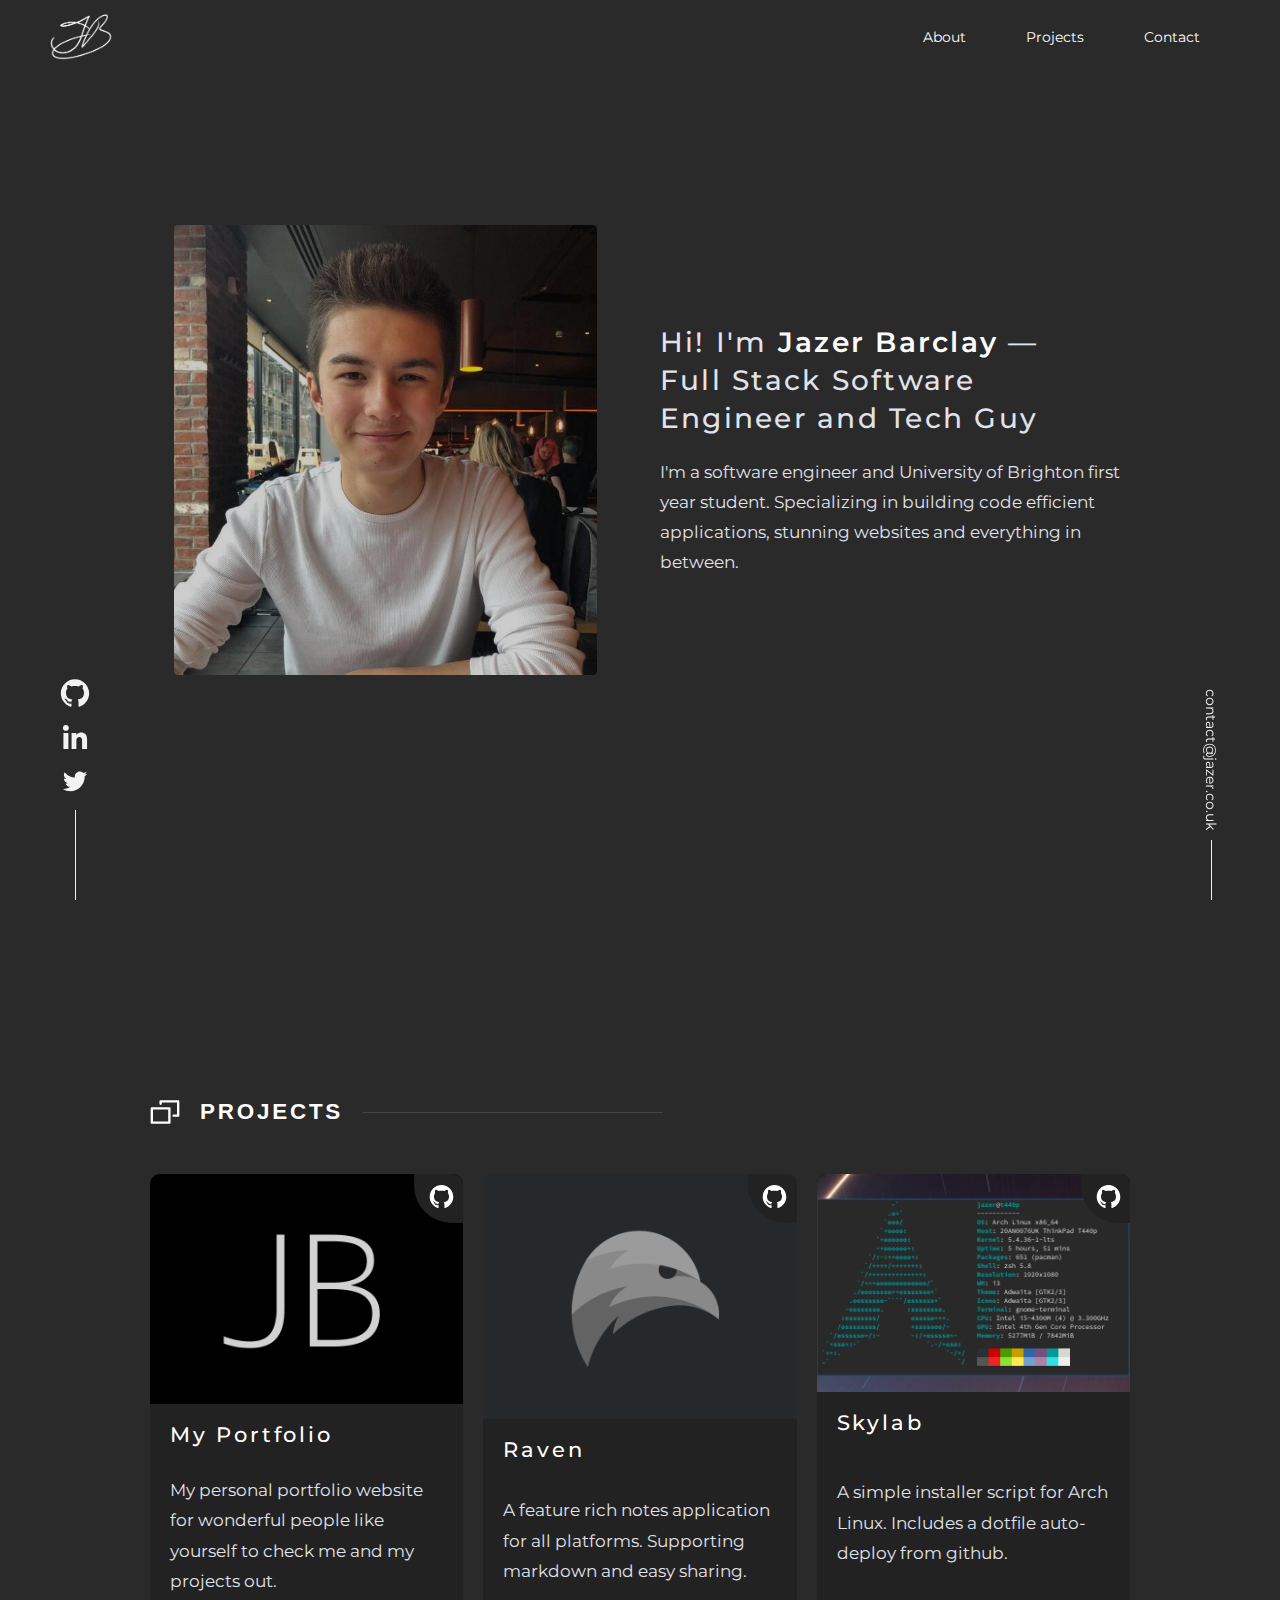
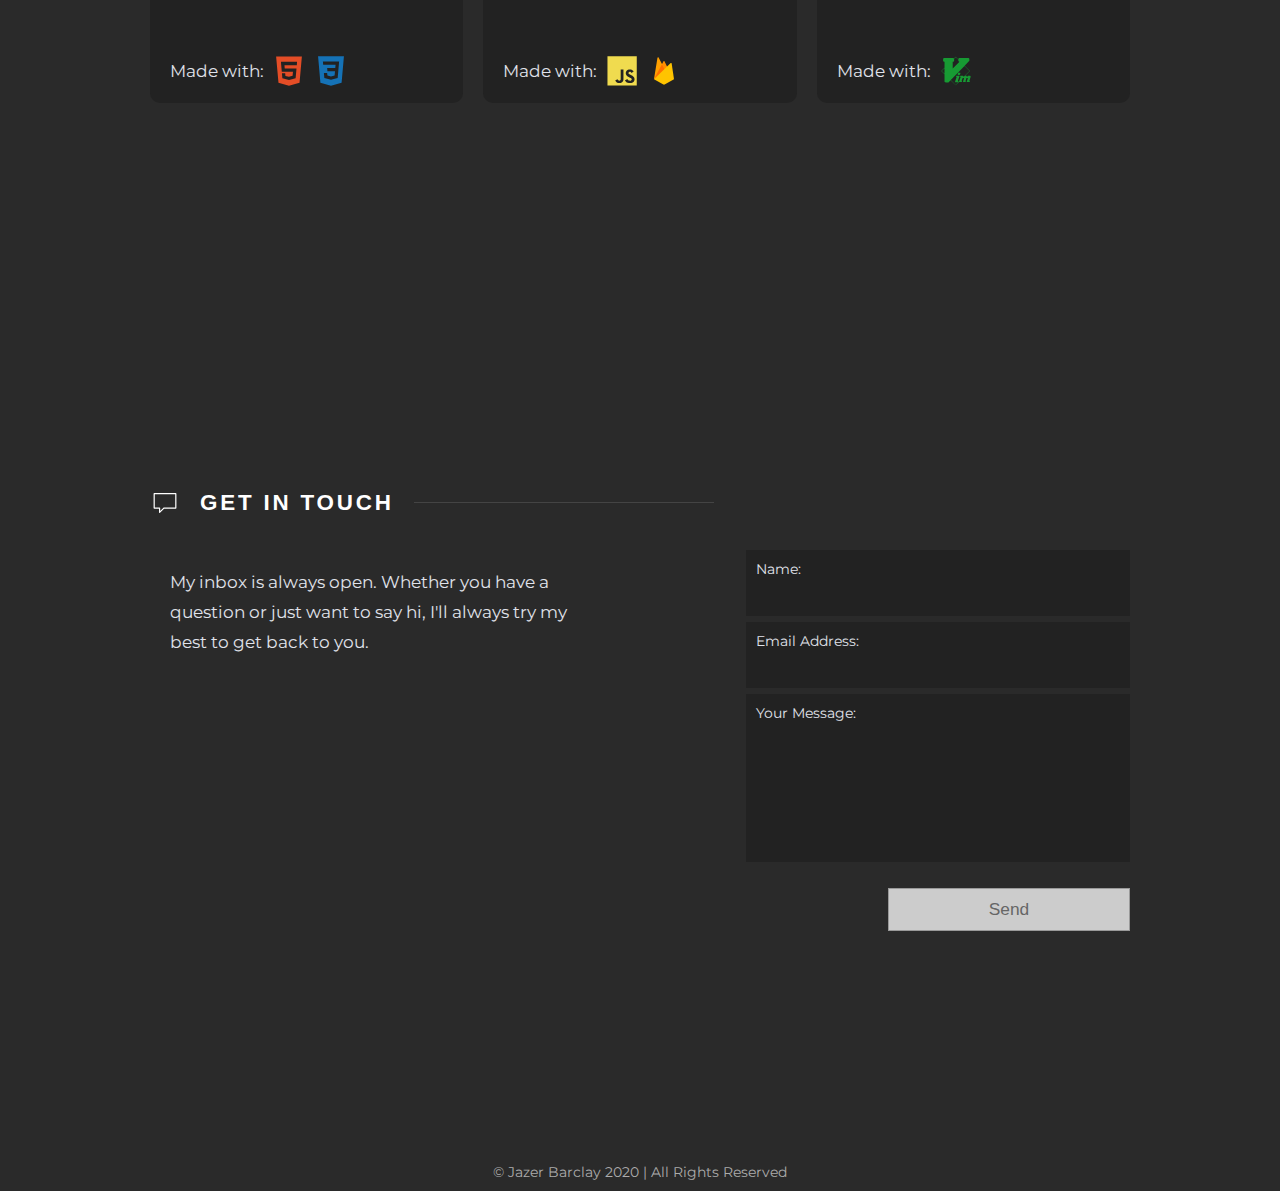
<file: index.html>
<!DOCTYPE html>
<html lang="en">
    <head>
      <link href="style/core.css" rel="stylesheet" />
      <meta name="viewport" content="width=device-width, initial-scale=1" />
      <meta http-equiv="Content-Type" content="text/html;charset=utf-8" />
      <link rel="canonical" href="https://jazer.co.uk/" />
      <title>Jazer's Portfolio</title>

      <!-- Favicon -->
      <link rel="icon" type="image/png" sizes="192x192" href="assets/favicon/icon.png" />

      <!-- Site Meta -->
      <meta name="description" content="Jazer's Portfolio" />
      <meta name="theme-color" content="#1382cc" />
      <meta name="msapplication-TileColor" content="#1382cc" />
      <meta name="referrer" content="unsafe-url" />
      <meta name="robots" content="index, follow" />

      <!-- Open Graph Meta -->
      <meta property="og:type" content="website" />
      <meta property="og:site_name" content="Jazer Barclay's Portfolio" />
      <meta property="og:title" content="Hi! I'm Jazer Barclay" />
      <meta property="og:description" content="Developer, Maker and Tech Enthusiast" />
      <meta property="og:image" content="https://jazer.co.uk/assets/profile_low.jpg" />
      <meta property="og:url" content="https://jazer.co.uk/" />
      <meta property="og:locale" content="en_GB" />

      <!-- Twitter Meta -->
      <meta name="twitter:title" content="Hi! I'm Jazer Barclay" />
      <meta name="twitter:description" content="Developer, Maker and Tech Enthusiast" />
      <meta name="twitter:image" content="https://jazer.co.uk/assets/profile_low.jpg" />
      <meta name="twitter:site" content="@jazerbarclay" />
      <meta name="twitter:creator" content="@jazerbarclay" />
      <meta content="summary_large_image" name="twitter:card" />

      <!-- Global site tag (gtag.js) - Google Analytics -->
      <script async src="https://www.googletagmanager.com/gtag/js?id=G-NXZ92H26WJ"></script>
      <script>
        window.dataLayer = window.dataLayer || [];
        function gtag(){dataLayer.push(arguments);}
        gtag('js', new Date());

        gtag('config', 'G-NXZ92H26WJ');
      </script>

      <script src="https://www.google.com/recaptcha/api.js" async defer></script>

      <script>
        function enableSend(){
          document.getElementById("submit").disabled = false;
        }
      </script>

    </head>
    <body>
      
      <!-- SVG -->
      <svg xmlns="http://www.w3.org/2000/svg" version="1.1" xmlns:xlink="http://www.w3.org/1999/xlink" viewBox="0 0 40 40" display="none" width="0" height="0">
        <symbol id="icon-html" viewBox="0 0 128 128"><path fill="#E44D26" d="M9.032 2l10.005 112.093 44.896 12.401 45.02-12.387 10.015-112.107h-109.936zm89.126 26.539l-.627 7.172-.276 3.289h-52.665000000000006l1.257 14h50.156000000000006l-.336 3.471-3.233 36.119-.238 2.27-28.196 7.749v.002l-.034.018-28.177-7.423-1.913-21.206h13.815000000000001l.979 10.919 15.287 4.081h.043v-.546l15.355-3.875 1.604-17.579h-47.698l-3.383-38.117-.329-3.883h68.939l-.33 3.539z"></path></symbol>
        <symbol id="icon-css" viewBox="0 0 128 128"><path fill="#1572B6" d="M8.76 1l10.055 112.883 45.118 12.58 45.244-12.626 10.063-112.837h-110.48zm89.591 25.862l-3.347 37.605.01.203-.014.467v-.004l-2.378 26.294-.262 2.336-28.36 7.844v.001l-.022.019-28.311-7.888-1.917-21.739h13.883l.985 11.054 15.386 4.17-.004.008v-.002l15.443-4.229 1.632-18.001h-32.282999999999994l-.277-3.043-.631-7.129-.331-3.828h34.748999999999995l1.264-14h-52.926l-.277-3.041-.63-7.131-.332-3.828h69.281l-.331 3.862z"></path></symbol>
        <symbol id="icon-js" viewBox="0 0 128 128"><path fill="#F0DB4F" d="M2 1v125h125v-125h-125zm66.119 106.513c-1.845 3.749-5.367 6.212-9.448 7.401-6.271 1.44-12.269.619-16.731-2.059-2.986-1.832-5.318-4.652-6.901-7.901l9.52-5.83c.083.035.333.487.667 1.071 1.214 2.034 2.261 3.474 4.319 4.485 2.022.69 6.461 1.131 8.175-2.427 1.047-1.81.714-7.628.714-14.065-.001-10.115.046-20.188.046-30.188h11.709c0 11 .06 21.418 0 32.152.025 6.58.596 12.446-2.07 17.361zm48.574-3.308c-4.07 13.922-26.762 14.374-35.83 5.176-1.916-2.165-3.117-3.296-4.26-5.795 4.819-2.772 4.819-2.772 9.508-5.485 2.547 3.915 4.902 6.068 9.139 6.949 5.748.702 11.531-1.273 10.234-7.378-1.333-4.986-11.77-6.199-18.873-11.531-7.211-4.843-8.901-16.611-2.975-23.335 1.975-2.487 5.343-4.343 8.877-5.235l3.688-.477c7.081-.143 11.507 1.727 14.756 5.355.904.916 1.642 1.904 3.022 4.045-3.772 2.404-3.76 2.381-9.163 5.879-1.154-2.486-3.069-4.046-5.093-4.724-3.142-.952-7.104.083-7.926 3.403-.285 1.023-.226 1.975.227 3.665 1.273 2.903 5.545 4.165 9.377 5.926 11.031 4.474 14.756 9.271 15.672 14.981.882 4.916-.213 8.105-.38 8.581z"></path></symbol>
        <symbol id="icon-java" viewBox="0 0 128 128"><path fill="#0074BD" d="M47.617 98.12s-4.767 2.774 3.397 3.71c9.892 1.13 14.947.968 25.845-1.092 0 0 2.871 1.795 6.873 3.351-24.439 10.47-55.308-.607-36.115-5.969zM44.629 84.455s-5.348 3.959 2.823 4.805c10.567 1.091 18.91 1.18 33.354-1.6 0 0 1.993 2.025 5.132 3.131-29.542 8.64-62.446.68-41.309-6.336z"></path><path fill="#EA2D2E" d="M69.802 61.271c6.025 6.935-1.58 13.17-1.58 13.17s15.289-7.891 8.269-17.777c-6.559-9.215-11.587-13.792 15.635-29.58 0 .001-42.731 10.67-22.324 34.187z"></path><path fill="#0074BD" d="M102.123 108.229s3.529 2.91-3.888 5.159c-14.102 4.272-58.706 5.56-71.094.171-4.451-1.938 3.899-4.625 6.526-5.192 2.739-.593 4.303-.485 4.303-.485-4.953-3.487-32.013 6.85-13.743 9.815 49.821 8.076 90.817-3.637 77.896-9.468zM49.912 70.294s-22.686 5.389-8.033 7.348c6.188.828 18.518.638 30.011-.326 9.39-.789 18.813-2.474 18.813-2.474s-3.308 1.419-5.704 3.053c-23.042 6.061-67.544 3.238-54.731-2.958 10.832-5.239 19.644-4.643 19.644-4.643zM90.609 93.041c23.421-12.167 12.591-23.86 5.032-22.285-1.848.385-2.677.72-2.677.72s.688-1.079 2-1.543c14.953-5.255 26.451 15.503-4.823 23.725 0-.002.359-.327.468-.617z"></path><path fill="#EA2D2E" d="M76.491 1.587s12.968 12.976-12.303 32.923c-20.266 16.006-4.621 25.13-.007 35.559-11.831-10.673-20.509-20.07-14.688-28.815 8.548-12.834 32.229-19.059 26.998-39.667z"></path><path fill="#0074BD" d="M52.214 126.021c22.476 1.437 57-.8 57.817-11.436 0 0-1.571 4.032-18.577 7.231-19.186 3.612-42.854 3.191-56.887.874 0 .001 2.875 2.381 17.647 3.331z"></path></symbol>
        <symbol id="icon-git" viewBox="0 0 128 128"><path fill="#F34F29" d="M124.742 58.378l-55.117-55.114c-3.172-3.174-8.32-3.174-11.497 0l-11.443 11.446 14.518 14.518c3.375-1.139 7.243-.375 9.932 2.314 2.703 2.706 3.462 6.607 2.293 9.993l13.992 13.994c3.385-1.167 7.292-.413 9.994 2.295 3.78 3.777 3.78 9.9 0 13.679-3.78 3.78-9.901 3.78-13.683 0-2.842-2.844-3.545-7.019-2.105-10.521l-13.048-13.049-.002 34.341c.922.455 1.791 1.063 2.559 1.828 3.779 3.777 3.779 9.898 0 13.683-3.779 3.777-9.904 3.777-13.679 0-3.778-3.784-4.088-9.905-.311-13.683.934-.933 1.855-1.638 2.855-2.11v-34.659c-1-.472-1.92-1.172-2.856-2.111-2.861-2.86-3.396-7.06-1.928-10.576l-14.233-14.313-37.754 37.79c-3.175 3.177-3.155 8.325.02 11.5l55.126 55.114c3.173 3.174 8.325 3.174 11.503 0l54.86-54.858c3.175-3.176 3.178-8.327.004-11.501z"></path></symbol>
        <symbol id="icon-github" viewBox="0 0 128 128"><path fill-rule="evenodd" clip-rule="evenodd" d="M64 5.103c-33.347 0-60.388 27.035-60.388 60.388 0 26.682 17.303 49.317 41.297 57.303 3.017.56 4.125-1.31 4.125-2.905 0-1.44-.056-6.197-.082-11.243-16.8 3.653-20.345-7.125-20.345-7.125-2.747-6.98-6.705-8.836-6.705-8.836-5.48-3.748.413-3.67.413-3.67 6.063.425 9.257 6.223 9.257 6.223 5.386 9.23 14.127 6.562 17.573 5.02.542-3.903 2.107-6.568 3.834-8.076-13.413-1.525-27.514-6.704-27.514-29.843 0-6.593 2.36-11.98 6.223-16.21-.628-1.52-2.695-7.662.584-15.98 0 0 5.07-1.623 16.61 6.19C53.7 35 58.867 34.327 64 34.304c5.13.023 10.3.694 15.127 2.033 11.526-7.813 16.59-6.19 16.59-6.19 3.287 8.317 1.22 14.46.593 15.98 3.872 4.23 6.215 9.617 6.215 16.21 0 23.194-14.127 28.3-27.574 29.796 2.167 1.874 4.097 5.55 4.097 11.183 0 8.08-.07 14.583-.07 16.572 0 1.607 1.088 3.49 4.148 2.897 23.98-7.994 41.263-30.622 41.263-57.294C124.388 32.14 97.35 5.104 64 5.104z"></path><path d="M26.484 91.806c-.133.3-.605.39-1.035.185-.44-.196-.685-.605-.543-.906.13-.31.603-.395 1.04-.188.44.197.69.61.537.91zm-.743-.55M28.93 94.535c-.287.267-.85.143-1.232-.28-.396-.42-.47-.983-.177-1.254.298-.266.844-.14 1.24.28.394.426.472.984.17 1.255zm-.575-.618M31.312 98.012c-.37.258-.976.017-1.35-.52-.37-.538-.37-1.183.01-1.44.373-.258.97-.025 1.35.507.368.545.368 1.19-.01 1.452zm0 0M34.573 101.373c-.33.365-1.036.267-1.552-.23-.527-.487-.674-1.18-.343-1.544.336-.366 1.045-.264 1.564.23.527.486.686 1.18.333 1.543zm0 0M39.073 103.324c-.147.473-.825.688-1.51.486-.683-.207-1.13-.76-.99-1.238.14-.477.823-.7 1.512-.485.683.206 1.13.756.988 1.237zm0 0M44.016 103.685c.017.498-.563.91-1.28.92-.723.017-1.308-.387-1.315-.877 0-.503.568-.91 1.29-.924.717-.013 1.306.387 1.306.88zm0 0M48.614 102.903c.086.485-.413.984-1.126 1.117-.7.13-1.35-.172-1.44-.653-.086-.498.422-.997 1.122-1.126.714-.123 1.354.17 1.444.663zm0 0"></path></symbol>
        <symbol id="icon-gitlab" viewBox="0 0 128 128"><path fill="#FC6D26" d="M126.615 72.31l-7.034-21.647L105.64 7.76c-.716-2.206-3.84-2.206-4.556 0l-13.94 42.903H40.856L26.916 7.76c-.717-2.206-3.84-2.206-4.557 0L8.42 50.664 1.385 72.31a4.792 4.792 0 0 0 1.74 5.358L64 121.894l60.874-44.227a4.793 4.793 0 0 0 1.74-5.357"></path><path fill="#E24329" d="M64 121.894l23.144-71.23H40.856L64 121.893z"></path><path fill="#FC6D26" d="M64 121.894l-23.144-71.23H8.42L64 121.893z"></path><path fill="#FCA326" d="M8.42 50.663L1.384 72.31a4.79 4.79 0 0 0 1.74 5.357L64 121.894 8.42 50.664z"></path><path fill="#E24329" d="M8.42 50.663h32.436L26.916 7.76c-.717-2.206-3.84-2.206-4.557 0L8.42 50.664z"></path><path fill="#FC6D26" d="M64 121.894l23.144-71.23h32.437L64 121.893z"></path><path fill="#FCA326" d="M119.58 50.663l7.035 21.647a4.79 4.79 0 0 1-1.74 5.357L64 121.894l55.58-71.23z"></path><path fill="#E24329" d="M119.58 50.663H87.145l13.94-42.902c.717-2.206 3.84-2.206 4.557 0l13.94 42.903z"></path></symbol>
        <symbol id="icon-mysql" viewBox="0 0 128 128"><path fill="#00618A" d="M125.477 122.783l-2.616-2.537c-2.479-3.292-5.668-6.184-9.015-8.585-2.669-1.916-8.661-4.504-9.775-7.609l-.205-.195c1.893-.214 4.103-.898 5.85-1.367 2.934-.786 5.356-.583 8.386-1.365 1.366-.39 2.899-.781 3.899-1.171v-.78c-1-1.571-2.427-3.651-4.097-5.073-4.369-3.72-9.041-7.437-13.951-10.537-2.723-1.718-6.041-2.835-8.926-4.292-.971-.491-2.652-.746-3.294-1.562-1.517-1.932-2.328-4.382-3.498-6.633-2.449-4.717-4.849-9.868-7.019-14.831-1.48-3.384-2.443-6.72-4.289-9.756-8.86-14.567-18.395-23.358-33.167-32-3.145-1.838-6.929-2.563-10.929-3.513-2.144-.129-4.291-.26-6.437-.391-1.311-.546-2.674-2.149-3.902-2.927-4.896-3.092-17.449-9.817-21.074-.975-2.289 5.581 3.42 11.025 5.462 13.854 1.435 1.982 3.27 4.207 4.293 6.438.675 1.467.79 2.938 1.367 4.489 1.418 3.822 2.651 7.98 4.487 11.511.927 1.788 1.949 3.67 3.122 5.268.718.981 1.95 1.413 2.145 2.927-1.204 1.686-1.273 4.304-1.95 6.44-3.05 9.615-1.898 21.567 2.537 28.683 1.36 2.186 4.566 6.871 8.975 5.073 3.856-1.57 3.226-6.438 4.329-10.732.249-.972-.185-1.688.815-2.341v.195c1 2.341 2.11 4.683 3.282 7.024 2.6 4.187 6.889 8.562 10.798 11.514 2.027 1.531 3.92 4.177 5.92 5.073v-.101h.221c-.507-1-1.302-1.167-1.95-1.804-1.527-1.496-3.226-3.382-4.487-5.097-3.556-4.827-6.698-10.122-9.561-15.622-1.368-2.626-2.557-5.529-3.709-8.201-.443-1.03-.438-2.592-1.364-3.125-1.263 1.958-3.122 3.54-4.099 5.853-1.561 3.696-1.762 8.204-2.341 12.877-.343.122-.19.038-.391.194-2.718-.655-3.672-3.452-4.683-5.853-2.555-6.07-3.029-15.843-.781-22.829.582-1.809 3.211-7.501 2.146-9.172-.508-1.665-2.184-2.63-3.121-3.903-1.161-1.574-2.319-3.646-3.123-5.464-2.091-4.731-3.066-10.044-5.268-14.828-1.053-2.287-2.832-4.602-4.293-6.634-1.617-2.253-3.429-3.912-4.684-6.635-.445-.968-1.051-2.518-.39-3.513.21-.671.507-.951 1.171-1.17 1.133-.873 4.283.29 5.463.779 3.129 1.3 5.741 2.5 8.392 4.256 1.271.844 2.559 1.89 4.097 2.89h1.756c2.747 0 5.824.232 8.391 1.012 4.535 1.379 8.6 3.542 12.292 5.873 11.246 7.102 20.441 17.22 26.732 29.278 1.012 1.942 1.45 3.799 2.341 5.858 1.798 4.153 4.064 8.428 5.853 12.489 1.786 4.053 3.526 8.142 6.05 11.514 1.327 1.772 6.451 2.724 8.78 3.709 1.633.689 4.308 1.409 5.854 2.34 2.953 1.782 5.814 3.904 8.586 5.855 1.384.974 5.64 3.114 5.853 4.878-6.863-.188-12.104.452-16.585 2.341-1.273.537-3.305.552-3.513 2.147.7.733.809 1.829 1.365 2.731 1.069 1.73 2.876 4.052 4.488 5.268 1.762 1.33 3.576 2.751 5.464 3.902 3.359 2.047 7.107 3.217 10.341 5.268 1.906 1.21 3.958 2.733 5.815 4.097.92.675.891 1.724 2.891 2.147v-.194c-.999-.795-.946-1.893-1.522-2.728zM29.514 23.465c-1.431-.027-2.514.157-3.514.389v.146h.198c.683 1 1.888 2.33 2.731 3.538l1.952 4.108.193-.187c1.209-.853 1.763-2.211 1.756-4.291-.483-.509-.556-1.146-.974-1.754-.558-.809-1.639-1.268-2.342-1.949z"></path></symbol>
        <symbol id="icon-postgres" viewBox="0 0 128 128"><path fill-rule="evenodd" clip-rule="evenodd" fill="#336791" d="M123.258 76.784c-.45-2.918-2.901-4.829-5.752-4.958-1.032-.047-2.08.061-3.109.192-1.243.158-2.471.438-3.711.623-.857.128-1.726.187-2.582.275l-.021-.111c1.598-3.018 3.263-6.003 4.775-9.064 1.159-2.348 2.151-4.781 3.176-7.194 1.696-3.998 3.051-8.12 4.173-12.309 1.075-4.011 1.995-8.066 2.284-12.227.116-1.662.196-3.331.187-4.995-.008-1.327-.151-2.656-.284-3.979-.15-1.516-.608-2.953-1.242-4.336-.836-1.822-2.132-3.317-3.496-4.737-1.092-1.137-2.293-2.173-3.484-3.208-1.698-1.477-3.607-2.656-5.59-3.703-2.253-1.19-4.621-2.121-7.09-2.75-1.493-.381-3.02-.664-4.532-.966-.544-.11-1.089-.337-1.633-.337h-10.241c-.37 0-.737.191-1.11.233-2.452.273-4.875.735-7.228 1.464-.88.273-1.684.101-2.52.024-.641-.059-1.271-.231-1.912-.263-2.442-.122-4.887-.301-7.328-.275-2.339.024-4.654.409-6.918 1.052-1.895.538-3.749 1.195-5.447 2.191-.727.426-1.303.346-2.055.129-2.527-.729-5.072-1.414-7.639-1.989-1.6-.358-3.245-.536-4.879-.707-1.566-.163-3.144-.261-4.718-.294-1.538-.033-3.087-.032-4.618.104-2.439.217-4.832.713-7.158 1.513-2.583.888-4.951 2.175-7.086 3.865-2.167 1.715-3.905 3.809-5.303 6.2-1.473 2.523-2.483 5.224-3.111 8.061-.34 1.537-.555 3.117-.788 4.678-.073.486.732.972-.268 1.456v6.794c1 .452.208.903.266 1.356.139 1.089.262 2.187.446 3.268.291 1.711.636 3.417.988 5.117.491 2.375 1.002 4.748 1.546 7.111.396 1.72.847 3.43 1.319 5.131.721 2.598 1.431 5.201 2.246 7.77.757 2.387 1.624 4.74 2.484 7.093 1.191 3.255 2.617 6.405 4.327 9.424 1.479 2.614 3.169 5.062 5.436 7.076 1.494 1.327 3.157 2.347 5.093 2.857 1.521.4 3.067.448 4.624.129 1.805-.37 3.403-1.147 4.824-2.311.163-.134.342-.236.535.01.735.931 1.719 1.552 2.748 2.089 2.777 1.448 5.803 1.882 8.877 2.059.744.043 1.496-.064 2.246-.085 1.461-.04 2.881-.325 4.278-.729.732-.212 1.447-.481 2.192-.732.039.793.089 1.557.112 2.321l.104 4.166c.019.634.044 1.27.103 1.901.151 1.627.299 3.255.493 4.877.135 1.118.275 2.245.538 3.336.529 2.203 1.246 4.348 2.158 6.428.895 2.041 2.182 3.764 3.9 5.185 2.22 1.836 4.822 2.619 7.632 2.764 1.162.061 2.357.004 3.501-.204 1.813-.329 3.622-.743 5.387-1.275 3.591-1.084 6.695-2.956 9.014-5.981 1.32-1.724 2.404-3.589 3.1-5.648.574-1.701 1.115-3.419 1.545-5.16.34-1.372.508-2.787.715-4.188.137-.927.219-1.863.305-2.797.14-1.517.283-3.033.384-4.553.07-1.058.067-2.121.109-3.181.013-.323.065-.644.095-.966.028-.298.178-.401.482-.396 1.071.016 2.144.044 3.212-.004 1.197-.054 2.405-.105 3.583-.303 1.677-.281 3.346-.636 4.99-1.067 1.943-.508 3.725-1.418 5.44-2.455 1.998-1.207 3.819-2.623 5.297-4.447 1.285-1.591 1.894-3.43 1.584-5.438zm-3.412.982c-.066.915-.485 1.699-1.093 2.369-2.869 3.163-6.468 5.082-10.585 6.027-1.564.358-3.178.544-4.779.692-1.363.126-2.746.147-4.114.097-1.006-.038-2.004-.268-3.032-.416-.103.94-.201 1.919-.32 2.896l-.479 3.745c-.145 1.187-.258 2.378-.407 3.564-.146 1.151-.328 2.298-.481 3.449-.143 1.072-.248 2.149-.407 3.219-.245 1.64-.479 3.284-.799 4.911-.384 1.945-.973 3.829-1.934 5.583-1.172 2.141-2.834 3.772-4.949 4.98-2.18 1.246-4.563 1.894-6.979 2.436-1.71.384-3.472.447-5.204.291-3.004-.272-5.568-1.557-7.506-3.886-1.85-2.223-3.102-4.771-3.55-7.655-.214-1.371-.368-2.754-.491-4.136-.136-1.537-.229-3.079-.299-4.62-.089-1.957-.154-3.914-.197-5.871-.053-2.406-.07-4.812-.104-7.218l-.006-.092c-1.224.734-2.427 1.538-3.703 2.2-1.494.776-3.117 1.226-4.798 1.353-1.318.1-2.653.191-3.965.086-2.151-.173-4.3-.51-6.226-1.569-.781-.43-1.596-.953-2.134-1.64-1.29-1.646-.672-3.726 1.273-4.727 1.344-.693 2.811-.982 4.268-1.319 1.266-.293 2.526-.626 3.761-1.029 1.222-.4 1.993-1.391 2.754-2.363l1.206-1.551c-.503-.053-.977-.107-1.451-.151-1.439-.136-2.812-.532-4.125-1.114-1.124-.497-1.141-.551-1.965.343-1.376 1.494-2.714 3.023-4.062 4.542-.992 1.117-1.978 2.241-2.965 3.361-.978 1.108-1.894 2.279-2.947 3.31-1.564 1.531-3.449 2.452-5.698 2.348-1.443-.066-2.764-.572-3.952-1.399-2.452-1.708-4.104-4.097-5.608-6.606-1.927-3.215-3.406-6.64-4.672-10.159-.876-2.432-1.756-4.866-2.521-7.333-.831-2.681-1.56-5.396-2.277-8.11-.542-2.048-1.023-4.113-1.482-6.182-.521-2.353-1.022-4.71-1.464-7.079-.298-1.599-.471-3.221-.712-4.831-.325-2.17-.385-4.36-.267-6.539.105-1.963.387-3.921.667-5.871.388-2.698 1.277-5.244 2.556-7.648.783-1.473 1.755-2.812 2.879-4.056 1.845-2.042 4.078-3.518 6.562-4.626 1.736-.774 3.57-1.24 5.439-1.604 2.774-.54 5.573-.519 8.373-.461 1.224.025 2.443.248 3.666.369 2.633.262 5.214.816 7.762 1.5 1.857.498 3.676 1.143 5.518 1.703.185.056.456.051.607-.048 2.496-1.629 5.224-2.704 8.125-3.319 1.101-.233 2.237-.335 3.363-.407 1.369-.087 2.749-.167 4.115-.088 1.642.094 3.276.336 4.908.56.792.108 1.565.383 2.359.458.38.036.783-.242 1.185-.335 2.049-.473 4.089-1 6.156-1.374 1.539-.278 3.111-.409 4.676-.499 1.745-.1 3.503-.173 5.247-.089 2.205.106 4.394.42 6.555.923 2.677.623 5.245 1.528 7.686 2.784 1.824.938 3.558 2.026 5.119 3.364 1.023.878 2.07 1.745 2.994 2.723 1.14 1.206 2.303 2.413 3.018 3.958.538 1.165.922 2.371 1.028 3.647.132 1.586.292 3.178.277 4.766-.014 1.519-.221 3.037-.368 4.552-.334 3.454-1.085 6.833-1.997 10.167-.754 2.754-1.635 5.478-2.589 8.17-.879 2.481-1.893 4.917-2.918 7.343-.757 1.794-1.572 3.569-2.458 5.303-1.677 3.286-3.421 6.538-5.438 9.633-.348.535-.678 1.083-1.018 1.629.88.594 1.877.803 2.881.911.955.104 1.929.166 2.883.095 1.527-.113 3.049-.331 4.567-.544 1.504-.21 2.978-.638 4.522-.525 1.542.112 2.645 1.284 2.54 2.729zM97.833 74.413c-.655-.846-1.323-1.682-1.964-2.538-1.006-1.344-1.729-2.845-2.455-4.353-.688-1.429-1.532-2.782-2.257-4.195-1.265-2.465-2.553-4.922-3.718-7.435-1.465-3.157-2.62-6.426-2.984-9.923-.154-1.48-.193-2.958.106-4.424.479-2.341 1.702-4.172 3.758-5.428 1.907-1.165 4.032-1.541 6.209-1.659 1.351-.073 2.708-.013 4.11-.013l-.047-.237c-.872-1.823-1.687-3.677-2.641-5.457-1.346-2.512-3.068-4.777-4.986-6.877-1.421-1.555-2.96-2.998-4.646-4.273-1.658-1.255-3.405-2.376-5.269-3.293-2.223-1.093-4.538-1.938-6.967-2.477-2.334-.518-4.683-.835-7.077-.861-2.042-.022-4.071.07-6.06.531-3.002.695-5.748 1.931-8.137 3.933-1.334 1.118-2.498 2.373-3.517 3.77-1.196 1.643-2.161 3.417-2.986 5.277-1.132 2.552-1.909 5.208-2.44 7.938-.266 1.361-.474 2.734-.686 4.106-.074.48-.08.971-.123 1.521.369-.192.635-.34.907-.472l.885-.397c2.993-1.369 6.094-2.25 9.427-2.149 1.416.043 2.771.323 4.03.943 2.415 1.191 3.828 3.216 4.442 5.779.424 1.769.714 3.573.996 5.372.221 1.405.447 2.825.473 4.242.037 2.071-.068 4.146-.181 6.216-.096 1.764-.464 3.5-1.08 5.146-1.12 2.993-2.368 5.937-3.534 8.913-.385.983-.681 2.001-1.045 3.082.562 0 1.018-.004 1.474.002.178.003.36.008.532.049 1.34.316 2.502.923 3.455 1.954 1.271 1.372 1.938 2.973 1.972 4.826.019 1.027-.089 2.057-.084 3.084.021 4.786.057 9.572.097 14.357.007.782.046 1.565.102 2.346.117 1.635.235 3.271.395 4.902.112 1.157.268 2.312.451 3.461.259 1.628 1 3.077 1.841 4.462.724 1.191 1.665 2.203 2.905 2.901 2.107 1.186 4.376 1.285 6.663.848 1.545-.295 3.062-.769 4.562-1.258 1.479-.481 2.815-1.269 3.937-2.354 1.051-1.019 1.797-2.261 2.3-3.632.976-2.659 1.28-5.459 1.684-8.237.151-1.04.282-2.083.42-3.125.157-1.186.316-2.371.468-3.556.112-.883.214-1.768.322-2.651.154-1.268.317-2.535.464-3.804.113-.981.209-1.966.309-2.949.129-1.256.268-2.512.379-3.77.086-.955.051-1.927.22-2.864.311-1.718 1.123-3.18 2.646-4.125.637-.395 1.356-.655 2.063-.989l-.12-.186zM40.236 67.361c-.761-1.802-1.218-3.68-1.354-5.622-.128-1.825.089-3.643.276-5.46.182-1.76.333-3.528.386-5.296.088-2.906-.108-5.808-.247-8.712-.084-1.729.117-3.479.271-5.212.139-1.561.312-3.126.607-4.664.495-2.581 1.152-5.125 2.086-7.591.887-2.338 1.906-4.615 3.345-6.665.986-1.406 2.105-2.72 3.18-4.094l-.319-.113c-3.498-1.111-7.053-1.979-10.709-2.358-1.729-.179-3.464-.284-5.198-.387-.532-.032-1.072.04-1.606.091-1.322.126-2.66.176-3.961.424-2.214.421-4.338 1.129-6.305 2.282-1.766 1.035-3.249 2.373-4.491 3.978-1.372 1.772-2.295 3.776-2.958 5.913-.783 2.521-1.156 5.115-1.257 7.733-.088 2.295-.132 4.603.264 6.889.295 1.702.492 3.422.817 5.117.443 2.311.918 4.617 1.467 6.904.785 3.274 1.569 6.553 2.499 9.787.89 3.099 1.894 6.17 2.982 9.204.89 2.476 1.919 4.906 3.003 7.304.706 1.562 1.561 3.065 2.457 4.528.953 1.553 2.037 3.027 3.508 4.154 1.856 1.423 3.293 1.644 5.179.083.808-.669 1.491-1.495 2.194-2.282 1.117-1.25 2.195-2.534 3.307-3.788 1.416-1.598 2.85-3.179 4.273-4.769.301-.336.59-.682.883-1.022l-.484-.425c-1.769-1.699-3.139-3.669-4.095-5.931zM93.924 19.792c1.156 1.356 2.275 2.752 3.309 4.204 2 2.809 3.598 5.842 4.775 9.087.521 1.43.937 2.874.751 4.439-.129 1.096-.118 2.208-.215 3.31-.081.917-.226 1.829-.345 2.743-.178 1.378-.436 2.752-.513 4.136-.073 1.317.003 2.648.086 3.968.084 1.341.265 2.676.388 4.015.139 1.518.326 3.036.369 4.557.035 1.249-.076 2.506-.185 3.753-.13 1.502-.511 2.956-1.079 4.351-.399.982-.876 1.934-1.327 2.917l.181.192.275.213.277-.496c2.339-3.688 4.42-7.518 6.222-11.493 1.159-2.56 2.245-5.156 3.287-7.766 1.624-4.064 2.909-8.242 3.903-12.503.446-1.913.787-3.855 1.09-5.797.236-1.518.433-3.054.477-4.586.047-1.625-.043-3.263-.193-4.884-.112-1.224-.414-2.456-1.181-3.451-1.233-1.602-2.564-3.134-4.201-4.346-1.378-1.021-2.751-2.068-4.23-2.927-2.345-1.36-4.883-2.266-7.535-2.883-2.588-.603-5.21-.863-7.849-.918-1.556-.033-3.119.134-4.672.28-1.407.132-2.805.357-4.222.543 1.52.855 3.019 1.615 4.433 2.511 2.973 1.883 5.637 4.149 7.924 6.831zM55.299 72.514c.961-3.073 2.27-6.007 3.538-8.959 1.028-2.394 1.59-4.916 1.777-7.506.093-1.277.067-2.57.004-3.851-.071-1.423-.185-2.85-.392-4.259-.266-1.801-.569-3.603-.995-5.371-.462-1.913-1.627-3.245-3.623-3.736-1.216-.299-2.424-.287-3.653-.093-3.002.473-5.75 1.579-8.31 3.199-.515.326-.798.589-.709 1.328.188 1.565.229 3.155.222 4.735-.01 2.236-.105 4.472-.19 6.707-.028.728-.133 1.452-.211 2.177-.12 1.11-.351 2.219-.344 3.327.007 1.142.124 2.311.401 3.417.88 3.507 2.744 6.377 5.799 8.402 1.879 1.245 3.958 1.873 6.24 1.992.155-.524.293-1.019.446-1.509zm-3.586-30.087c-.402-.844-.172-1.543.76-1.867.227-.08.461-.165.697-.188.324-.032.654-.008.982-.008 1.182.006 2.319.171 3.295.923.626.482.794 1.122.389 1.779-.575.932-1.452 1.4-2.529 1.49-1.697.141-2.888-.65-3.594-2.129zM98.753 42.119c.136-1.124.245-2.251.384-3.375.056-.452-.182-.574-.561-.585-1.192-.033-2.384-.075-3.576-.097-1.344-.024-2.652.192-3.896.703-1.38.568-2.431 1.478-2.86 2.98-.32 1.12-.406 2.239-.293 3.41.172 1.785.568 3.517 1.193 5.176.834 2.221 1.707 4.441 2.75 6.569 1.413 2.881 3.012 5.67 4.513 8.507.401.757.738 1.547 1.156 2.431.875-1.853 1.302-3.708 1.351-5.622.041-1.61-.088-3.227-.182-4.838-.059-.986-.198-1.966-.294-2.95-.134-1.371-.337-2.741-.368-4.115-.031-1.397.068-2.802.188-4.197.113-1.338.334-2.665.495-3.997zm-2.689-1.082c-.443 1.223-1.39 1.913-2.618 2.116-1.145.188-2.148-.235-2.894-1.148-.531-.65-.328-1.42.468-1.859.914-.506 1.919-.634 3.104-.711.322.059.807.108 1.268.24.669.189.916.692.672 1.362zM60.642 78.697c-.655-.535-1.521-.566-2.144.021-.773.73-1.453 1.565-2.133 2.388-.785.951-1.521 1.94-2.534 2.677-1.474 1.071-3.192 1.515-4.919 1.935-1.373.334-2.752.644-4.129.965l-.017.178c.409.189.805.425 1.231.56 2.1.665 4.236.996 6.455.808 1.602-.136 3.128-.485 4.574-1.171 1.99-.943 3.521-2.437 4.823-4.175.218-.29.317-.719.343-1.093.089-1.321-.582-2.303-1.55-3.093zM112.393 79.223c-1.69.181-3.382.373-5.077.47-.818.047-1.648-.109-2.474-.176-1.385-.112-2.737-.42-3.908-1.16-.678-.427-1.241-.475-1.961-.233-1.028.346-1.867.872-2.115 1.986-.169.753-.23 1.533-.298 2.304-.013.136.157.386.287.42.793.209 1.59.456 2.401.529.996.09 2.01.061 3.013.011 1.083-.054 2.173-.124 3.24-.304 2.515-.422 4.948-1.11 7.109-2.536.779-.515 1.551-1.041 2.325-1.562l-.064-.11c-.826.123-1.648.273-2.478.361z"></path></symbol>
        <symbol id="icon-nginx" viewBox="0 0 128 128"><path fill="#009900" d="M24.5 50.5c-1.5 0-2.5 1.2-2.5 2.7v14.1l-15.9-16c-.8-.8-2.2-1-3.2-.6s-1.9 1.4-1.9 2.5v20.7c0 1.5 1.5 2.7 3 2.7s3-1.2 3-2.7v-14.1l16.1 16c.5.5 1.2.8 1.9.8.3 0 .4-.1.7-.2 1-.4 1.3-1.4 1.3-2.5v-20.6c0-1.5-1-2.8-2.5-2.8zM44.2 62.3c-1.4 0-2.7 1.4-2.7 2.8s1.3 2.8 2.7 2.8l6.6.4-1.5 3.7h-8.5l-4.2-7.9 4.3-8.1h9.1l2.1 4h5.5l-3.6-7.9-.8-1.1h-15.6l-.7 1.2-5.9 10.3-.7 1.3.7 1.3 5.8 10.3.8 1.6h15.1l.7-1.7 4.3-9 1.9-4.3h-4.4l-11 .3zM65 50.5c-1.4 0-3 1.3-3 2.7v6.8h6v-6.7c0-1.5-1.6-2.8-3-2.8zM95.4 50.8c-1-.4-2.4-.2-3.1.6l-16.3 16v-14.1c0-1.5-1-2.7-2.5-2.7s-2.5 1.2-2.5 2.7v20.7c0 1.1.7 2.1 1.7 2.5.3.1.7.2 1 .2.7 0 1.6-.3 2.1-.8l16.2-16v14.1c0 1.5 1 2.7 2.5 2.7s2.5-1.2 2.5-2.7v-20.7c0-1.1-.6-2.1-1.6-2.5zM117.2 63.6l8.4-8.4c1.1-1.1 1.1-2.8 0-3.8-1.1-1.1-2.8-1.1-3.8 0l-8.4 8.4-8.4-8.4c-1.1-1.1-2.8-1.1-3.8 0-1.1 1.1-1.1 2.8 0 3.8l8.4 8.4-8.4 8.4c-1.1 1.1-1.1 2.8 0 3.8.5.5 1.2.8 1.9.8s1.4-.3 1.9-.8l8.4-8.4 8.4 8.4c.5.5 1.2.8 1.9.8s1.4-.3 1.9-.8c1.1-1.1 1.1-2.8 0-3.8l-8.4-8.4zM62 73.9c0 1.4 1.5 2.7 3 2.7 1.4 0 3-1.3 3-2.7v-11.9h-6v11.9z"></path></symbol>
        <symbol id="icon-nodejs" viewBox="0 0 128 128"><path fill="#83CD29" d="M112.771 30.334l-44.097-25.605c-2.781-1.584-6.402-1.584-9.205 0l-44.568 25.605c-2.87 1.651-4.901 4.754-4.901 8.073v51.142c0 3.319 2.084 6.423 4.954 8.083l11.775 6.688c5.628 2.772 7.617 2.772 10.178 2.772 8.333 0 13.093-5.039 13.093-13.828v-50.49c0-.713-.371-1.774-1.071-1.774h-5.623c-.712 0-2.306 1.061-2.306 1.773v50.49c0 3.896-3.524 7.773-10.11 4.48l-12.167-7.013c-.424-.23-.723-.693-.723-1.181v-51.142c0-.482.555-.966.982-1.213l44.424-25.561c.415-.235 1.025-.235 1.439 0l43.882 25.555c.42.253.272.722.272 1.219v51.142c0 .488.183.963-.232 1.198l-44.086 25.576c-.378.227-.847.227-1.261 0l-11.307-6.749c-.341-.198-.746-.269-1.073-.086-3.146 1.783-3.726 2.02-6.677 3.043-.726.253-1.797.692.41 1.929l14.798 8.754c1.417.82 3.027 1.246 4.647 1.246 1.642 0 3.25-.426 4.667-1.246l43.885-25.582c2.87-1.672 4.23-4.764 4.23-8.083v-51.142c0-3.319-1.36-6.414-4.229-8.073zM77.91 81.445c-11.726 0-14.309-3.235-15.17-9.066-.1-.628-.633-1.379-1.272-1.379h-5.731c-.709 0-1.279.86-1.279 1.566 0 7.466 4.059 16.512 23.453 16.512 14.039 0 22.088-5.455 22.088-15.109 0-9.572-6.467-12.084-20.082-13.886-13.762-1.819-15.16-2.738-15.16-5.962 0-2.658 1.184-6.203 11.374-6.203 9.105 0 12.461 1.954 13.842 8.091.118.577.645.991 1.24.991h5.754c.354 0 .692-.143.94-.396.24-.272.367-.613.335-.979-.891-10.568-7.912-15.493-22.112-15.493-12.631 0-20.166 5.334-20.166 14.275 0 9.698 7.497 12.378 19.622 13.577 14.505 1.422 15.633 3.542 15.633 6.395 0 4.955-3.978 7.066-13.309 7.066z"></path></symbol>
        <symbol id="icon-tomcat" viewBox="0 0 256 256"><path fill="#d1a41a" d="m53.73 130c2.96 3.6504 6.25 7.3496 9.8701 11.069-10.54 3.1709-17.45 9.0605-21.76 14.261-6.8198 8.2305-10.43 19.101-9.5996 28.43h-18.15c3.64-7.9 18.17-30.72 39.64-53.76zM263.99 188.71 263.99 188.71"></path><path fill="#d1a41a" d="m263.99 188.71h-22.07c-50.63-26.42-95.08-45.05-142.3-49.12 0.1001-6.5703 1.27-14.01 3.52-22.3l-4.3501-1.1699c-2.3101 8.5195-3.52 16.229-3.6602 23.13-4.9199-0.33008-9.8701-0.49023-14.87-0.49023-4.23 0-8.0898 0.39062-11.61 1.0703-4.5898-4.5801-8.5-8.96-11.82-13.109 21.78-22.681 57.65-43.201 88.87-50.921 8.79 29.22 27.66 49.24 50.56 62.71 1.6797-0.95997 3.3301-1.96 4.9502-3.0195l39.95 43.01 1.75-0.15039c10.909-0.93945 17.109 4.9805 18.75 6.8203 1.21 1.3398 1.9297 2.5703 2.3301 3.54z"></path><path fill="#ffdc76" d="m244.5 44.85c0.81055 39.69-19.439 71.28-47.79 87.48-48.12-23.97-57.18-84.71-48.98-117.29 2.2798 12.46 6.4302 20.271 15.39 24.101 19.54-5.5908 46.43-6.0312 66.24-0.57031 8.25-6 11.45-15.17 13.2-23.18 2.1797 9.3193 1.9297 29.459 1.9394 29.459z"></path><path d="m212.81 72.316h-27.188-3.0205-12.561v-2.916h13.31c1.6387-7.0176 1.9629-13.725-0.0137-17.125-0.84375-1.4453-2.0098-2.1211-3.6738-2.1211-7.6094 0-10.753 8.0469-10.884 8.3887l0.002-0.002-2.7305-1.0244c0.15625-0.41992 3.9648-10.278 13.612-10.278 2.6924 0 4.834 1.2363 6.1914 3.5703 2.4102 4.1406 2.127 11.305 0.49414 18.592h23.354c3.1025-9.1152 9.5811-13.413 20.405-13.413v2.915c-11.732 0-15.019 4.9736-17.366 10.498h12.743l-0.0293 2.9014-12.646 0.01465zM214.73 86.718l0.0186-0.0029M214.73 86.718l0.0186-0.0029"></path><path d="m214.73 86.718 0.0186-0.0029c-3.459-5.1006-4.5547-9.4551-3.1084-14.413l-2.9707 0.01465c-1.0352 3.3008-0.62012 8.2734 1.9287 12.54h-29.675c1.8057-3.6162 3.4795-8.0254 4.7022-12.54h-3.0205c-1.3477 4.7871-3.2412 9.5244-5.3721 13.277l-0.68945 1.2129 16.652 10.482-9.375 6.1777 1.6055 2.4355 10.479-6.9082 11.312 7.3818 1.5537-2.4678-10.488-6.4883s15.682-10.187 16.461-10.684c-0.005-0.0068-0.008-0.01269-0.0127-0.01856zm-18.86 8.8086-12.317-7.7549 24.071 0.0059-11.754 7.749z"></path><path d="m249.39 41.333c-0.0185-5.0703-1.5976-26.5-4.5-32.4-7.8691 2.9902-22.189 12.68-25.431 22.588-15.532-2.3193-33.042-2.0449-48.381 0.60938-2.5625-10.66-15.424-18.818-25.127-23.414-4.0928 6.9062-5.9062 22.92-5.4448 34.279-0.0176 0.01172-0.0366 0.02344-0.0542 0.03613 1.7998 47.7 25.2 77.399 55.799 95.399 31.481-17.988 53.972-53.057 53.101-97.119 0.0127 0.0078 0.0264 0.01367 0.0381 0.02148zm-26.196-9.1963c0.11426 0.02051 0.22852 0.04199 0.34375 0.06348-0.11425-0.02148-0.22851-0.04297-0.34375-0.06348zm-1.958-0.33789c0.27539 0.04395 0.55371 0.09375 0.83007 0.14062-0.27636-0.04687-0.55273-0.09473-0.83007-0.14062zm23.257 12.976c0.80957 39.69-19.44 71.279-47.79 87.48-48.118-23.977-57.183-84.711-48.977-117.29 2.2827 12.455 6.4243 20.267 15.394 24.099 19.533-5.5908 46.423-6.0322 66.231-0.56934 8.2549-6.002 11.456-15.17 13.204-23.18 2.1836 9.3213 1.9316 29.455 1.9385 29.459zM265.02 182.09 265.02 182.09"></path><path d="m265.02 182.09c-4.9414-5.5283-14.623-8.1445-22.707-7.9512-5.7383-6.8301-39.004-41.861-39.004-41.861l-2.3057 2.9033 40.162 43.238 1.7432-0.14941c10.912-0.93457 17.115 4.9834 18.757 6.8193 1.2041 1.3467 1.9307 2.5752 2.3262 3.5391h-22.075c-50.63-26.42-95.08-45.05-142.3-49.11 0.10352-6.5713 1.2734-14.01 3.5181-22.299l-4.3433-1.1768c-2.3076 8.5205-3.5234 16.236-3.6606 23.133-4.9199-0.32617-9.8721-0.49512-14.868-0.49512-4.2368 0-8.0952 0.39356-11.614 1.0772-4.5898-4.5869-8.5-8.959-11.823-13.108 21.931-22.85 58.149-43.501 89.529-51.094l-1.02-4.397c-33.79 8.149-70.776 30.331-91.387 51.761-9.565-12.91-13.36-23.503-14.487-31.531-1.424-10.14 0.997-19.442 6.999-26.9 9.397-11.674 22.749-12.496 36.477-10.187-0.26807 2.168 0.01709 4.2402 0.88525 5.5225 3.6309 5.3623 23.144 7.2461 34.791 2.0498-8.5952-12.045-26.006-17.926-30.83-15.569-1.5981 0.78027-2.8037 2.2139-3.6299 3.8857-4.7451-0.84863-9.458-1.4805-12.903-1.4551-12.107 0.08887-21.363 4.3193-28.296 12.933-6.8018 8.4502-9.5508 18.944-7.9502 30.347 1.5161 10.8 6.8633 22.286 15.825 34.198-1.4888 1.5967-2.9277 3.1738-4.3125 4.7227-21.843 24.441-37.81 50.65-37.81 54.993v2.25h28.816l-0.50488-2.668c-1.6274-8.6006 1.6226-19.351 8.2793-27.385 4.1792-5.044 11.1-10.801 21.968-13.457 9.6631 9.4307 21.975 19.446 35.679 29.109h21.414v-2.25c0-2.5391-1.2588-4.7617-3.5449-6.2568-3.3828-2.2119-8.605-2.5166-13.402-0.88086-4.5732-5.0928-7.1372-11.896-7.6909-20.347 46.474 4.1152 90.927 22.883 141.08 49.085h27.598l0.36133-1.8086c0.51563-2.5752-0.88769-6.0254-3.752-9.2295zm-223.18-26.84c-6.8159 8.2266-10.429 19.094-9.6011 28.424h-18.153c3.6475-7.8936 18.176-30.712 39.644-53.76 2.958 3.6562 6.2529 7.3496 9.8721 11.073-10.54 3.168-17.45 9.0596-21.762 14.263z"></path></symbol>
        <symbol id="icon-apache" viewBox="0 0 128 128"><path d="M24 41.3v-.1zM125.8 59l-.2-.1v-.4l-.1-.4-.2-.3-.4-.2-.1-.1-.3-.3-.3-.2-.4-.1h-.1l-.4-.3-.5-.3-.6-.3-.6-.2h-.1l-.5-.5-.6-.4-.6-.3-.6-.2h-.1l-.6-.4-.8-.3-.4-.1-.5-.3-.5-.2h-.1l-.5-.1-.5-.1h-.5l-.7.1-.3-.5-.7-.5-.9-.2h-.9l-1 .2-.3.1-.7-.3-.8-.2-.8-.1h-.8l-.8.1h-.1l-.9-.3-.9-.3-.9-.1h-.6l-.8-.8-.9-.6-.8-.4-.8-.2h-.8l-.5.1-.5-.4-.7-.3-.8-.1-.5.1-.7-.3-.8-.1-.7-.1h-.3l-1-.4-1.2-.4h-1.3l-1.1-.6-1.2-.3h-.8l-1.8-.4-1.1-.1h-.5l-.6-.6-.8-.5-.9-.2-.9.1-.6.2-.8-.1h-1.4v-.1l-1.7-.3-1.5-.2-1.3-.1h-.5l-1-.1-1-.1h-.1l-1-.6-1.1-.3-1-.1h-.8l-1-.5-.9-.2-.9-.1h-.2l-1.1-.7-.9-.3-.7-.1-.8-.4-1.1-.3h-1l-1.1-.5-1-.2h-.5l-1.1-.6-1-.3-1-.1h-.2l-1.5-.7-1-.4-1.1-.1h-.1l-.7-.5-.6-.3-.6-.2-.7-.1-.6.1-.7-.5-.7-.3-.9-.1h-.8l-.9.2-.1.1-1-.4-1-.3h-.9l-.8-.5-.9-.3-.8-.1-.7.1-.7.2-.6-.6-.6-.4-.8-.1-.7.2-.6.3-.4-.3-.3-.2-.3-.1-.4-.1h-.5l-.3.1-.5.3-.1.1-.9-.2h-.8l-.7.2-.5.6-.4.5-.3.8-.3.7-.2.8-.1.8-.1 1.6.3 1.3.3.7-.1-2 .1-1.5.1-.8.2-.7.2-.7.3-.6.4-.5.5-.4.6-.2h.7l.5.1-.3.4-.3.4-.5 1-.6 1.7-.7 2.3-.4 1.8-.6-.2v.1c-1-.2-1.1-.3-1.6-.5l-.1-.6v-.6l.1-2.5v-.6l-.1-1.2-.1-.5-.2-.5-.2-.5-.2-.5-.2-.4-.3-.4-.9-.6v-.1l.1-.7.1-.3.2-.6-.5-.3-.5.6-.3.7-.3.7-.1.7-.1.7v.7l.1.7.1.2-.1-.2-.3-.4-.4-.9-.2-.5-.1-.6-.1-1.2-.9.8-.3.6-.2.7v.6l.1.6.2.6.3.6h-.1l-.6-.1-.1.4.4.2 1.4 1 .3.3 2.2 2.5.1.1c-5.5-2.1-11.5-4.8-18.8-8.2 1.5 2.5 7 5.1 9.3 6.8 2.3 1.2 5.5 2.6 8.3 3.7l-2.3.5-1.4.3-1.4.5-.7.3-.6.2-.6.4-.5.4-.5.5-.4.5-.3.6-.2.7.4.2.2-.2.7-.7.9-.6.9-.5.4-.1.3-.1 1.4-.3.6-.2 2.5-1.5.5-.3.4-.2.3-.1-.1-.2c.2.1.4.1.5.2l-.1.1-2.4 1.2-1.3.8-1.2.9-.6.5-.5.6-.3.6-.2.6-.1.7.1.7.4 1.1.6-1.2.4-.6.4-.5.4-.4.4-.3 1-.6v.1l-.1.8v.9l.1 1 .3 1.1h.4l.1-.5.4-1.5.2-.5.6-1.4 1-1.8 1.2-1.9c.3.1.7.2 1 .4l-.9 1.7-.3.6-.4.6-.2.7-.2.7-.1.7v.7l.1.6.3.6.5.6.8.5.7.2.2.5.4.5.4.4.4.3.4.2.4.2.9.1h.2l.4.6.6.5.7.3h.8l.7-.2.1.2.6.6.6.4.6.3.8.1h.6l.6.4.7.3.8.2.6.5.8.4 1 .2 1.1.1.1.1.7.6.8.4.7.3.9.1.8-.2.4.2.6.3.6.1h.6l.6-.1.3.2 1 .3 1.1.1 1.3-.1.3.2.9.3 1 .1 1.4-.1.9.3 1 .1 1.1-.1.4.3 1 .4 1.1.1 1.1-.1v-.1l.6.1h1l1.1-.2.6.2.8.2.8.1h1l.2.1 1 .3 1 .2 1.1.1 1.1-.1v-.1l.6.2.9.1.9.1v-.1l.6.2 1.2.1 1.3-.1 1.4.1.2.1.9.2.8.1h.9l.1.1.8.3.8.1h.1l-.7-.3-.8-.4-.8-.5-.8-.7-.8-.7-.1-.1-2.8-3.7-1.8-1.9-.9-.9-.4-.3h.4l2.1.4 1.4 1.2 2 2 1.7 1.8.7.7.8.7.8.6.8.6.4.2.4.2.6.3.1.1-.3.2-.8.5.8-.1.7-.4.9.3 1.1.2h1.2l.3.1 1.1.2 1.1-.1 1.1-.4 1 .1h1.2l.9-.1.6.1h.7l1.5-.2.5.2.6.1.6-.1.5-.3h.1l.8.3.8.1h.8l.9-.2.8-.4.9-.6h.7l.9-.1.8-.1.5.2.8.1.8.1.8-.1.8-.2.4.3.9.1.8-.1h.1l-.8-.1-.9-.3-.9-.5-.9-.5-.9-.6-4.7-3.6 2.7.2.7.4.4.2 3.4 2.4.5.3 1.2.8.9.6.4.3.2.1-.2.2-.5.1.7.1.5-.3.3.2.5.2.5.1h.5l.5-.1.4-.1.7.1.8-.1.7-.3h.7l.6-.1.6-.3.5-.4h.6l.6-.1.5-.3.6-.4h-.1l-.3-.1-.1-.1-.4-.1-1-.3-.3-.1-.7-.4-.3-.2-.1-.1-.2-.1-.6-.6-.1-.1 1.2.1.3.3.4.3.6.4.5-.1.2.2.9.5.4.2.1.1-.1.1.4.1h.3l.1-.1.3-.1.3-.2.2-.4.1-.4h.2l.4-.3.1-.3h.1v-1l-.2-.4zm-108.6-15.2l-1.2.7-.5.2-.7.1-1.4.4-1 .5-.9.6-.1.1.4-.7.4-.5.5-.4.5-.4.6-.3.6-.3 1.3-.4 2.6-.6-1.1 1zm-1.2 3.4l-.4.4-.4.4-.4.5-.4.6-.1.3-.1-.1-.1-.6.1-.5.2-.5.3-.5.4-.5.5-.5 1.2-.9 1.3-.8 2-1.1-.1.3-.8.5-.4.3-.4.4-.4.4-.3.5-.2.5-1.5.9zm3.5-2.7l-.5.7-.7.6.1-.2.3-.4.4-.4.4-.3zm.7-.2l-1.1 1.9-.9 1.9-.5 1.5v.1l-.2-1v-.8l.1-.7.2-.6.6-.4.9-.7.9-1.2.2-.4.1-.1-.3.5zm.3-11.2l.1.6.1.6.1.6-.1-.3-.3-1-.1-.7v-.8l.2 1zm-2.9 2.8l-.2-.4-.3-.6-.2-.6-.1-.5v-.6l.1-.5.3-.5.1-.1v.3l.1.7.2.6.5 1 .3.4.7.9v.1l.2.7.1.2-.4-.5-.4-.3-.5-.2-.5-.1zm2.5 2.9l-.9-1-.6-.6-.5-.7.2.1.4.2.7.5.3.3.5.7.1.3.2.6-.4-.4zm.5-1.5l-.2-.5-.6-.8-.2-.1-.3-1.1-.3-.8v-.7l.2-.6.2-.6.3-.6.1-.2v1l.1 1.1.1.4.3 1 .2.6.1.2.1.3.1.6.1 1.1v.5l-.1-.2-.2-.6zm.2 5.9l.1-.3h.1l-.2.3zm.7-2.6l-.1-.3h.1v-1.3l.3 1.7c-.2 0-.3-.1-.3-.1zm.4-1.2l-.3-2.1-.1-.5-.2-1.5-.1-.6-.2-1.1-.1-.5.4.5.2.4.2.5.1.5.1.5.1 1.7-.1 2.2zm99.1 16.8l.4.1.6.2.5.2.2.1h-.9999999999999999l-.7.2h-.1l-.5.2h-.1l-.3.1-.5.2-.5.5-.3.3-.2.3-.8-.1h-.4l-.8-.1h-.3l-.4-.1.1-.2.3-.4.4-.4.4-.3.5-.3.5-.2.2-.1.7-.2.4-.1h.9l.8.1zm-2.5-1.4h.6l.5.1.5.3.5.4.1.1h-1l-.6.1-.6.1-.3.1h-.2l-.4.1-.8.4-.3.2-.2.1-.1.1-.3.4-.1.1-.3.5-.2.3-2.2-.3-.5-.1h-.1l.6-.4.1-.1 1.7-1.1.7-.5 1.2-.6.6-.2.6-.1h.5zm-2.8-.7l.7-.1h.5l.7.1.7.2h-.2l-.5.1-.5.1-.5.2-1 .5-.9.6-.7.5-.5.3-1.1.8-.4.3-.3.2-2.5-.3.1-.1 1.8-1.3.6-.4 1.3-.8.7-.3.7-.3.7-.2.6-.1zm-9.7-2l.8-.1h.8l.8.1.7.2.1.1-.8.3-2.1 1-2.2 1.2-1.8 1.1-.7.5-.1.1-3-.3.2-.2.5-.5 1.3-1 1.5-1 1.5-.8.8-.3.8-.2.9-.2zm-3.4-.7h.4l.8.1.9.2.2.1-.8.3-.7.3-.7.3-.7.4-.6.4-1.1.8-1.3 1.1-.1.1-.3.3-.6.3v-.1l-3.7-.3h.1l.8-1 .6-.6.6-.6.6-.5.7-.4.7-.4.7-.3.5-.2.9-.2.9-.1h1.2zm-4.8-2l.5-.1h.7l.8.2.8.4.8.6.4.4h-.5l-.8.1-.8.2-.2.1h-.1l-.5.2-.6.2-.6.3-.5.3-.6.4-.6.5-.6.5-.6.6-.6.7-.1.2-.4.5-1.9-.3-.9-.1 1.7-2.1 1.2-1.3.7-.6.5-.4 1-.7.6-.3.6-.3.6-.2zm-2.4-.6l.6-.1h.6l.5.2.2.2-.6.2-.7.4-.8.5-.7.6-.7.7-.1.1-.2.2-.5.6-.7.6-.5.6-1.6 1.8-2.4-.3.2-.1 1-.9 1.9-1.9.4-.4 1.1-1 .5-.4.5-.4.5-.4 1.1-.6.4-.2zm-2.8-.6l.6.1v-.1h.1l.6.1.7.2.2.1-.2.1-.7.4-.2.1-.7.4-.4.4-.3.2-.4.3-.5.4-.4.5-.3.3-.6.6-1.3 1.4-1.1 1.1-.5.2-2.2-.3-.9-.1 1.5-1.9.8-.9.8-.8.8-.7.5-.4.6-.4.7-.4h.1l.6-.3.1-.1.2-.1.6-.2.7-.1.5-.1zm-2.9-.8l1.1.1 1.1.3-.7.2-.4.2h-.1l-.1.1h-.1l-.1.1-.4.2-.2.1-.4.2-.7.5-.2.1-.1.1-.7.6-1.3 1.2-1.7 1.8-1 1.3-3.8-.4-.3-.1h-.3l.4-.3.7-.6 1.3-1.1.7-.7.4-.4 1.6-1.4.8-.6.8-.5.2-.1.7-.3.8-.3.9-.3.5-.1.6.1zm-3.6-.9h1l1.1.2.5.3h-.1l-1 .2-1 .4-.9.5h-.1l-.5.3-.6.4-.6.4-.5.5-1.2 1.1-1.4 1.3-1.6 1.3-.8.6h-.9l-.6-.1-.6-.1-1-.2.3-.1.6-.4.6-.5 1-.9 3-2.6 1-.8 1.1-.7 1.1-.6 1.1-.4 1-.1zm-9.4-1.7h1.8000000000000003l-.5.2-.9.6-1 .7-.7.6-.2.1-.7.6-3.4 2.9-1.2 1-1.1.8-.5.3h-.1l-1.6-.4-.4-.1h-.1l.4-.8.6-1 .7-.9.7-.8.8-.8.9-.7.9-.6.6-.4 1.4-.7.8-.3.2-.1.7-.2.9-.2 1 .2zm-5.1-.6l1-.1 1.2.1 1.3.2.5.1-.9.3-.7.1-.2.1-1 .4-1 .5-.3.1-.1.1-.7.4-.8.5-.7.5-.6.5-.6.6-.6.7-.6.7-.5.7-.5.8-.4.7h-.4l-.6-.2h-.4l-.4-.1h-.2l.4-.8.4-.7.8-1.4.3-.5.6-.8.6-.8.7-.7.7-.6.8-.5.6-.3.8-.3.9-.3h.6zm-1.8-.3h.8l-.3.1-1 .4-.2.1-.7.3-.6.4-.6.4-.6.4-.5.5-.4.5-.8 1.3-.5.9-.5.9-.3.7-.6.9-1.7-.3h-.3l.2-.7.6-1.4.4-.7.4-.6.5-.6.5-.6.6-.5.6-.5.7-.4.7-.4.7-.3.8-.3.8-.2.8-.1.5-.2zm-3.1-.9l1 .1 1 .3.2.1-.7.1-.9.2-.9.3-.8.4-.8.5-.8.5-.7.6-.6.7-.7.8-.5.9-.5.9-.4 1-.2.7-2.5-.4.3-.8.4-1 .5-1 .6-.9.6-.8.6-.7.7-.7.7-.6.6-.4h.1l.8-.4.7-.2.3-.1.9-.1h1zm-3.5-.7l.8.1.8.2.1.1h-.2l-.9.3-.8.3-.2.1-.7.4-.7.5-.6.5-1 1.1-.4.6-.4.6-.6 1.2-.6 1.4-.4.9-1.6-.4-.8-.1.2-.4.3-.7.6-1.3.8-1.3.1-.2.5-.6.6-.7.7-.7.7-.6.7-.5.7-.4.7-.2.8-.2h.8zm-2.7-1v-.1h.4l.8.3.5.3-1 .3-.7.3-.7.4-.6.4-.6.5-.6.6-.5.6-.5.6-.3.5-.2.2-.6.8-1 2.1-.4.9-1.5-.5 1.3-2.6.8-1.4.8-1.2.5-.7.6-.6.6-.6.4-.4.6-.4.6-.2.6-.1h.7zm-3.1-.8h1l.9.2.2.1-.3.1-.8.4-.8.5-.7.6-.7.8-.7.8-.6.9-.2.4-.2.3-1.3 2.2-.8 1.6-2.6-.5.2-.5.3-.6.9-1.6.6-.9.5-.7.4-.6 1.1-1.2.6-.6.6-.5.6-.4.4-.3.5-.2.9-.3zm-2.2-.7l.9.2.5.2-.6.3-.2.1-.4.2-.9.7-.9.8-.8.9-.8.9-.1.2-.1.1-1 1.4-.4.7-.7 1.3-.3.6-.1.4-2.1-.5.4-.9 1-2 .5-.9.9-1.5.5-.7.2-.3.7-.7.7-.6.7-.5.7-.3.8-.2.9.1zm-3.6-1h.9l.9.3.5.2-.5.1-.5.2-.5.2-.5.3-.5.4-.4.6-.5.5-.3.4-.4.5-.6.9-.5.9-1 1.8-.7 1.1-.3 1-2.5-.5.6-1.3.4-.8.9-1.9.5-.9.6-.9.6-.8.7-.7.7-.6.7-.4.1-.1.7-.3.9-.2zm-4.5-1l.8-.1.9.1 1 .3.8.4-.7.4h-.1l-.1.1h-.1l-.6.4-.6.5-.5.5-.9 1.1-.5.5-1.1 1.9-1.4 3-.3.6-.6-.1-1.6-.4h-.1l2.1-5.2.5-.9.3-.5.3-.4.4-.6.5-.5.4-.4.5-.3.7-.4zm-1.9-1.1h.6l.6.2.5.2.1.1-.8.4-.6.4-.1.1-.2.1-.6.7-.6.8-.2.4-.2.2-.3.7-1.1 2.2-1.5 3.5-2.9-.9-.7-.1.6-1.5 1-2 .8-1.4.5-.7.5-.7.6-.6.6-.6.6-.5.7-.4.5-.3.4-.2.7-.2.5.1zm-4.3-.8l.5-.1h.8l.8.1.7.3.3.2-.4.2-.2.1h-.4l-.8.4-.8.6-.8.7-.6.9-.7 1-.7 1.1-.7 1.3-.6 1.5-.3.9-.2.5-2.5-.7.1-1 .2-.8.3-1 .2-.5.5-1 .6-1 .6-.9.7-.8.8-.7.8-.6.7-.4 1.1-.3zm-3.4-.6h.8l.9.2.5.2-.1.1-.4.2-.9.5-.8.6-.7.7-.6.7-.6.8-.4.8-.4.8-.3.8-.1.3-.2.6-.1.4v.1l-.1.6-.1.5-.1.4v.2l-.4-.1-.9-.3-.6-.2.2-.5.3-.9.3-.9.7-1.8.6-1.4.3-.6.4-.6.4-.6.4-.5.4-.4.3-.2.5-.2.8-.3zm-3.6-.6l.7-.2.6-.1.7.1.6.2.3.2-.6.3-.2.1h-.1l-.6.5-.6.6-.5.7-.4.9-.1.4-.4.6-1.5 3.6-.2.7-.2.5-.4-.1-.3-.1-.7-.3-.8-.2.1-.8.2-1 .3-1 .4-.9.4-.9.4-.7.7-1 .8-.9.9-.8h.1l.4-.4zm-3.4-.7l.6-.3.6-.1.6.1.5.3.5.5-.3.1h-.1l-.7.5-.6.6-.6.7-.6.8-.2.3-.1.5-.3.6-.5 1.2-.4 1.3-.3 1.4-.1.5-.7-.2-1.3-.5.1-.5v-.2l.5-1.9.2-.6.4-1.1.5-1 .3-.5.6-.9.4-.4.7-.8.3-.4zm-5.3 7.1l.3-1.4.3-1.2.4-1.3.4-1.1.4-.9.4-.7.4-.5.3-.3.4-.2.3-.1h.5l.3.1.3.1.2.2-.4.3-.6.6-.5.8-.6.9-.5.9-.4.9-.4 1-.3.8-.2.9-.1.6-.1.5h-.3l-.5-.2h-.1l.1-.7zm-2.2 4.4l-.2 1.5-.1 1.2v1.1l.1 1 .2.8.1.2-.4-.1-.7-.4-.4-.5-.3-.5-.3-.5v-.6l.1-.6.2-.7.5-1.3.3-.6.3-.5.5-1 .4.1.2.1-.1.6v.1l-.4.6zm2.4 7.9l-.4-.1-.3-.2-.3-.2-.3-.3-.3-.4-.1-.3-.2-.6-.2-.9-.1-.5v-1l.2-2.1.1-.5.1-.5.1-.3.1-.3.2-.8 1.8.6-.3 1-.2 1.2-.1 1.2v.6l.1 1.2.2 1.3.1.3.3 1 .2.6h-.7zm3.3 1.5h-.6l-.6-.2-.5-.4-.4-.5-.4-.7-.3-.8-.2-.8v-.1l-.1-.9-.1-.9v-1l.1-1.8.1-.8.2-.7.1-.4 1.9.7-.1.4-.2 1.2-.1 1.3v1.2l.1.6.2 1.2.3 1.2.5 1.1.4.7v.1l-.3.3zm3.7 1.4l-.7-.1-.6-.3-.6-.4-.5-.5-.4-.6-.1-.2-.3-.6-.4-.8-.3-.8-.2-.9-.1-.9-.1-.9v-.9l.1-.9.2-.9.2-.6 2.3.7.1 4.2.1.6v.6l.1.8.1.8.2.7.2.7.3.6.3.5.2.2-.1-.1zm1.4.4l-.1-.1h.2l-.9-.5-.2-.2-.4-.5-.2-.5-.2-.5-.2-.7-.2-1.5-.1-1v-1.2l-.1-2.8v-.6l.5.2.3.1 1 .3v1.7l-.2 2.2v.4l.2 1 .2.9.1.6v.30000000000000004l.2.9v.2l.2.6.3.6.2.3-.6-.2zm3.8 1.5l-.9-.2-.8-.3-.5-.4-.2-.2-.4-.5-.4-.7-.3-.7-.3-1.1-.1-.7v-2.2l.1-1.5v-.9l-.2-1.3 1.7.5-.2.9-.1 1.1v1.4000000000000001l.1.8.1.9.3.9.3.9.3.5.1.2.5 1 .6.9.6.8.1.1-.4-.2zm4.1 1.4h-.7l-.7-.2-.7-.4-.6-.6-.2-.2-.8-.8-.7-.9-.6-1-.1-.5-.3-.8-.3-1.1-.2-1.1-.3-1v-1.1l.1-1.1.1-.7 2.2.7v1.4l.1 1.4.3 1.6.2.8.3.8.2.2.1.3.4 1 .1.2.2.3.2.4.3.4.2.4.6.7.6.6.3.2-.3.1zm3.1.5h-.5l-.6-.1-.6-.2-.6-.4-.5-.5-.5-.5-.6-.7-.2-.3-.2-.4-.3-.5-.2-.4-.5-1.2-.2-.5-.1-.5-.2-1.1-.2-1.3-.1-1.4v-1.2l.6.2.6.2.6.2.6.2 1.1.3h.2l.2 2.6.1.5v.1l.2 1.9.1 1 .2.9.3.9.4.8.5.7.4.3.1.1-.1.3zm3 .6l-1-.1-.9-.3-.7-.4-.2-.3-.3-.4-.4-.5-.3-.5-.2-.6-.2-.7-.2-.7-.1-.7-.2-1.5-.1-.7v-1.2l-.1-1.7v-.4l.4.1.3.1 1.6.4.2 2.1.1.7.1.7.1.7.3 1.3.2.6.2.6.1.2.4.9.5.8.6.7.5.5-.7.3zm3.6.6l-.9-.1-.8-.3-.5-.3-.4-.4-.5-.5-.4-.6-.4-.6-.5-1-.3-.8v-.1l-.2-.9-.2-.9-.3-1.9-.2-2 .8.2.3.1.3.1h.3l.4.1h.2l.1.9.2 1.1v.1l.1.3.3 1.4.2.8.3.8.1.3v.1l.1.3v.1l.2.5.3.7.3.6.7.9.4.4.4.3.2.2-.6.1zm3.3.4l-.9-.1-.8-.3-.8-.4-.6-.6-.6-.7-.5-.8-.4-.8-.1-.3-.4-.7-.3-.8-.3-.9-.4-1.5-.1-.4-.2-1.2-.1-.6 2.2.6v.4l.2 1.2.4 1.4.6 1.5.3.8.2.4.2.4.6 1 .6 1 .5.6.2.3.1.1.1.1.5.4-.2-.1zm3.5.7l-.9-.1-.9-.3-.8-.5-.6-.6-.3-.4-.8-1.2-.8-1.3-.2-.4-.4-.6-.4-1-.3-1-.3-.9-.4-1.8v-.1l1.7.4 1 .2.6 2.3.5 1.6.2.7.4.9.4.9.2.4.1.2.4.7.4.6.5.6.5.5.3.2h-.1zm2.7-.4h-1.6l-.7-.3-.6-.5-.6-.6-.5-.8-.2-.4-.3-.6-.3-.8-.6-1.6-.5-1.8-.6-1.6 1.7.3.1.5.1.7.3 1.3.2.7.2.7.3.6.3.5.3.6v.2l.4.6.1.2.4.6.6.6.6.6.2.1.7.2zm2.6.6l-.8-.2-.7-.3-.7-.4-.4-.3-.1-.1-.5-.4-.5-.5-.4-.5-.4-.3-.1-.1-.5-.7-.3-.6-.1-.3-.5-.9-.3-.9-.3-1-.3-1-.1-.7 1.5.3.4.1.3.1.2.1.2.8v.2l.2 1 .3 1 .1.2.1.3.5 1.2.7 1.2.4.6.5.6.6.5.4.4.8.6.3.2.2.1-.7-.3zm5.1.7l-1-.1-1-.2-.9-.3-.9-.4-.5-.3-.8-.6-.7-.5-.3-.3-.5-.5-.6-.8-.5-.8-.4-.9-.3-.8-.6-2-.1-.4-.1-.4 2.3.4.1.6v.4l.1.3.1.2.1.1h-.1v.4l.4.7.5.9.5.8.6.8.6.7.7.7.7.6.8.5.8.5.3.2h.1l.6.3v.2zm1.8 0l-.9-.2-.9-.3-.5-.2-.7-.4-.7-.4-.6-.5-.6-.5-.6-.5-1-1.2-.4-.6-.4-.7-.1-.9-.3-.7-.1-.5-.1-.5v-.2l-.1-.6 1.9.3.7 1.7.4.9.5.8.4.8.3.6.8 1.1 1 1 .3.2.3.3.8.6.9.5.3.1h-.6zm4.9.5l-1.3-.1-1.1-.2-1-.3-.6-.2-.8-.4-.7-.4-.6-.5-.2-.2-.4-.4-.7-.7-.6-.8-.5-.8-.3-.5-1.7-3.5 1.5.2.9.1.4.9.3.6.9 1.5 1 1.3.5.6.6.6.6.5 1.3 1 .7.5.7.4.5.2.5.3.3.1.2.1-.4.1zm-4.2-7.5l1.1 1 1.1 1.2 1.7 1.9 2.1 2.1.1.1.1.1.2.2 1.3 1.1.1.1-1-.1-.8-.2-.9-.3-.6-.2-.8-.4-.3-.2-.9-.5-.9-.6-.8-.7-.8-.7-.8-.8-.7-.8-.6-.9-.6-.9-.5-.9-.1-.1-.2-.6 1.8.2.6.1 1.1.8zm-.8-3.4l-1.4-.1.1-.1.4-.3 1-.8 1-.8 2.8-2.4 1.3-1.1 1.5-1.1.7-.5.8-.4.7-.4.7-.2.8-.1.7.2.7.1h.3l-1 .5v.2l-.1.1-.8.3-.8.3-.7.5-.7.4-1.3 1-3.3 3-1.5 1.2-.7.5h-1.2zm2.5.2l-.4.1h-.5l1.3-.9 1.6-1.4 1.6-1.5 1.6-1.3.8-.6.9-.5.9-.4.9-.3.7-.1 1.3-.1 1.1.1.4.1-.4.1-1 .5-1 .5-.9.6-.9.6-.8.7-1.5 1.3-1.6 1.4-.1.1-.7.6-.7.5-.5.2-.2-.2-.4-.2h-.3l-1.2.1zm11.8 11.3l-1-.3-.9-.4-.5-.2-.2-.1-.6-.4-.6-.4-1.2-1.1-2.3-2.3-1.4-1.5-.7-.8-.8-.7-.2-.2 1.8.2h.1l.3.1.3.1h.1l.5.3.6.6.7.7 2.4 2.7.9.9 1 .9 1 .9 1 .7.8.4-1.1-.1zm4.6.3l-1 .1-1-.2-.6-.3-.7-.3-.9-.6-.9-.6-.8-.7-.8-.7-.7-.7-1.3-1.4-.6-.7-1.1-1.2-.5-.5-.5-.4-.2-.1 1.7.2h.8l.7.6.7.7 2.8 3.1.7.7.1.1 1.1 1 .1.1.2.1.9.6.9.5 1 .4.3.1-.4.1zm2.2-.3l-1-.1-.5-.1-.5-.2-.8-.4-.7-.4-.7-.4-.5-.4-1.3-1.1-.3-.3-1-1.1-1.7-2-.6-.6-.9-.8h.5l.6.1 1.3.1.3.1 1 .1h.5l.7 1.1.8 1 .7 1 .7.9 1.3 1.4.7.6.7.5.4.3.1.1.1.1.5.3.4.2h-.8zm3.3 0h-.6l-.3-.1v-.1h-.4l-.5-.1-.6-.2-.6-.3-.2-.2-.6-.4-.6-.5-1.3-1.2-.6-.6-1.6-2-.4-.6-.7-1.2 2.3.1h1l.4.5 1.7 2 .4.6.4.5.4.5 1.7 1.9 1.5 1.3-.8.1zm3.3 0l-.5.1-.5-.1-.6-.2-.6-.4-.6-.5-.6-.6-.6-.7-1.3-1.4-1.8-2.2-.5-.6-.5-.6 2.3.2 2.3 3 .2.3.1.1.1.2.1.1.9 1.1 1.4 1.3.7.5.2.1-.2.3zm4.6-.4l-.8.4-.8.2h-.7l-.7-.1-.7-.2-.4-.2-.8-.6-1.4-1.3-1.1-1.2-.2-.3-.2-.3-2-3.1 1.2-.3h.2l.7.4.5.9 1.1 1.5.6.6.4.4.3.3.3.3.2.2.2.2.5.4.2.1.3.2.9.5.2.1 1.1.4.5.2.5.1h.2l-.3.2zm1.9-.6l-.8-.1-.8-.1-.7-.2-.7-.2-.7-.3-1.1-.7-.8-.6-.4-.3-.5-.2-.5-.5-.5-.6-1.1-1.4-.2-.4 3.1.3.9 1.1 1.2 1.2.6.6.7.5 1.4 1 .8.5.7.4.2.1-.8-.1zm-1.6-4.2l.6.5.7.6 1.8 1.3 1 .7.9.6.5.3.6.4-.8.1-.7-.1-.7-.1-.2-.1-.9-.4-.7-.3-1.3-.8-.6-.4-1.7-1.4-.5-.5-1.4-1.5h1.1l1.3.1h.1l.4.4.1.1.4.5zm2.5-2.1l-.9-.1-1.6-.1-.7-.1 2.1-1.4 1.9-1.1 1.1-.5 1-.5 1.1-.4.9-.3.4-.1.6-.1h.8l.7.1.5.3.2.3-.3.1-.5.2-.7.3-.5.3-.9.4-2.7 1.5-1.2.6-1.3.6zm2.5-.7l1.1-.6.9-.5 2.2-1.1.5-.2.5-.2 1-.3.5-.1h.8l-.2.1-.9.4-.8.4-.8.4-1.5.9-1.8 1.2-.8.7-1.4-.2-.6-.1 1.3-.8zm7.1 7.4l-.4-.1-.5-.1-.5-.2-.5-.3-.2-.1-2.7-1.8-1.7-1.1-.3-.2-.7-.4-.7-.5-.4-.6.1-.4h.5l1.4.5.3.4 1.6 1.6 1.3 1.1 1.5 1.1.8.5.8.4.4.1h.1l.3.1h-.5zm2.1-.3h-.8l-.6-.2-.4-.1-.5-.2-.6-.3-1.3-.8-1.8-1.3-1.4-1.2-.3-.3-.1-.1 1.1.1 1.7.1 2.1 1.9 1.6 1.3.8.5.9.4.2.1-.6.1zm2.7-.5l-.5.1h-.5l-.5-.1-.5-.2-.5-.2-.6-.3-.7-.3-1.1-.9-2.1-1.9 1.1.1 1.2.1.1.2.3.5.1.2.4.4.4.4.5.4.5.3.2.1.1.1.2.1.1.1.2.1.4.2.4.1.9.2h.3l-.4.2zm-.5-2.4l.2.2.1.1.5.4.3.2.9.4.2.1.9.2h-.2l-.5-.1h-.6l-.3.2-.5.1h-.4l-1.2-.3-.4-.2-.2-.1-.3-.1-.5-.3h-.1l-.9-.8-.2-.3-.1-.2-.2-.3-.1-.1.7.1 1.9.1.2.3.3.4h.5zm1.5-1.9l-.3.1-.1.1h-.1l-1.3-.2.1-.1.4-.4.3-.2.4-.2.2-.1.5-.2.8-.2 1-.1h.4l.5.1.3.1.3.1h-.7l-.5.1h-.1l-.3.1-.7.2-.4.2-.7.6zm.5.2l1.7-.6.4-.1.5-.1h.8999999999999999l.2.1.1.2.1.3v.2h-.5l-.4.1-1.5.4-.1.1-1.5-.3.1-.3zm3.6 2.4l-.1.2-.1.1h-.2l-.6-.2-.7-.3-1-.6-1-.7 1.4.2 1.6.8.2.1.2.1.2.1.1.1h.1l-.1.1zm.6-.7l-.1.1h-.3l-.7-.2-.6-.3 1.2.1h.1l.5.1-.1.2zm.1-.7l-.5-.1-1.4-.3 1-.2h.5l.3.1.2.3-.1.2zM14.8 71l-7.4 20h5.2l1.4-4h7.5l1.4 4h5.4l-7.4-20h-6.1zm.5 12l2.5-7.2 2.5 7.2h-5zM40.8 75.2c-1 0-1.8.2-2.6.6-.8.4-1.2.9-2.2 1.4v-1.2h-5v20h5v-5.9c0 .3 1.1.6 1.7.8.6.2 1.3.3 2.1.3.9 0 1.8-.2 2.6-.5s1.5-.9 2.2-1.6c.6-.7 1.1-1.5 1.5-2.5.4-1 .6-2.2.6-3.4 0-2.4-.5-4.3-1.6-5.7s-2.4-2.3-4.3-2.3zm0 11.4c-.6.8-1.6 1.1-2.9 1.1-.4 0-.6 0-1-.1-.4 0-.9-.1-.9-.2v-7.6c0-.3.8-.5 1.3-.6s.9-.2 1.4-.2c1.1 0 1.9.3 2.4 1s.7 1.7.7 3.2c-.1 1.5-.4 2.6-1 3.4zM62.3 76.5c-1.2-.9-3.2-1.3-5.9-1.3-1.2 0-2.5.1-3.7.3-1.2.2-1.7.4-2.7.5v4h.9c.4 0 1.1-.5 2-.8s1.8-.5 2.6-.5c1.3 0 2.1.1 2.8.4s.7.9.7 1.7v.1c-1 .1-2.6.2-3.9.4s-2.3.5-3.2.9c-.9.4-1.6 1-2 1.7-.5.7-.7 1.6-.7 2.7 0 1.4.5 2.5 1.5 3.4 1 .9 2.2 1.3 3.6 1.3.6 0 1.2-.1 1.7-.2s1-.3 1.5-.5c.3-.2.5-.4.9-.7s.7-.5.7-.7v1.8h5v-10.5c-.1-1.8-.6-3.1-1.8-4zm-3.3 10.4c0 .3-.6.6-1.1.8-.5.2-.9.3-1.4.3-.6 0-1 0-1.3-.1-.3-.1-.5-.2-.7-.4-.2-.2-.3-.4-.4-.6-.1-.2-.1-.5-.1-.8 0-.5.1-.9.4-1.2.3-.3.6-.5 1.1-.7.4-.1.7-.2 1.5-.3l1.9-.2v3.2zM76.5 75.2c-1.2 0-2.3.1-3.3.4-1.1.3-2 .8-2.8 1.4-.8.7-1.5 1.5-2 2.6s-.7 2.3-.7 3.7c0 1.3.2 2.5.7 3.5s1.1 1.8 1.9 2.5c.8.7 1.8 1.1 2.9 1.5 1.1.3 2.3.5 3.6.5 1 0 2-.1 2.8-.3.8-.2 1.5-.5 2.5-.9v-4.1h-.8c-.2 0-.4.4-.6.6-.2.2-.5.4-.8.6-.3.2-.7.3-1.2.5-.5.1-1 .2-1.7.2-1.3 0-2.3-.4-3-1.1s-1.1-1.9-1.1-3.3.3-2.5 1-3.4c.7-.8 1.7-1.2 3-1.2.6 0 1.1.1 1.5.2.4.1.8.3 1.2.5.4.2.7.6 1 .8.3.2.5-.2.7.8h.7v-4.5c-1-.4-1.6-.7-2.5-.9-.9-.4-1.9-.6-3-.6zM95.1 75.2c-1 0-1.8.2-2.6.5-.8.4-1.5.9-2.5 1.6v-7.3h-5v21h5v-10.9c1-.3 1-.5 1.5-.7.5-.1.9-.2 1.3-.2.6 0 1.1.1 1.5.2.3.2.6.4.8.7.2.3 0 .7.1 1.3.1.6-.1 1.2-.1 1.8v7.8h5v-10c0-1.9-.3-3.3-1.2-4.3-1-1-2.1-1.5-3.8-1.5zM112.4 75.2c-2.7 0-4.8.7-6.3 2.2-1.5 1.5-2.3 3.5-2.3 6s.8 4.5 2.4 5.9c1.6 1.4 4 2.1 7 2.1 1.2 0 2.5-.1 3.5-.3s1.4-.5 3.4-1v-4h-1c-.6 1-1.3.9-2.3 1.2-1 .4-2 .6-3 .6-1.6 0-2.9-.4-3.7-1-.8-.6-1.3-1.8-1.4-2.8h11.3v-1.5c0-2.3-.7-4.1-2-5.4-1.2-1.4-3.2-2-5.6-2zm-3.8 5.8c.1-1 .4-1.7 1-2.2.6-.5 1.4-.7 2.3-.7 1 0 1.8.1 2.2.7.5.5.7 1.2.8 2.2h-6.3z"></path></symbol>
        <symbol id="icon-docker" viewBox="0 0 128 128"><path fill="#019bc6" d="M124.8 52.1c-4.3-2.5-10-2.8-14.8-1.4-.6-5.2-4-9.7-8-12.9l-1.6-1.3-1.4 1.6c-2.7 3.1-3.5 8.3-3.1 12.3.3 2.9 1.2 5.9 3 8.3-1.4.8-2.9 1.9-4.3 2.4-2.8 1-5.9 2-8.9 2h-6.7v-14.1h-13v-25h-15v12h-25v13h-13v14h-11.2l-.2 1.5c-.5 6.4.3 12.6 3 18.5l1.1 2.2.1.2c7.9 13.4 21.7 19 36.8 19 29.2 0 53.3-13.1 64.3-40.6 7.4.4 15-1.8 18.6-8.9l.9-1.8-1.6-1zm-96.8-13.1h10v11h-10v-11zm13.1 44.2c0 1.7-1.4 3.1-3.1 3.1-1.7 0-3.1-1.4-3.1-3.1 0-1.7 1.4-3.1 3.1-3.1 1.7.1 3.1 1.4 3.1 3.1zm-13.1-31.2h10v11h-10v-11zm-13 0h11v11h-11v-11zm27.7 50.2c-15.8-.1-24.3-5.4-31.3-12.4 2.1.1 4.1.2 5.9.2 1.6 0 3.2 0 4.7-.1 3.9-.2 7.3-.7 10.1-1.5 2.3 5.3 6.5 10.2 14 13.8h-3.4zm8.3-39.2h-11v-11h11v11zm0-13h-11v-11h11v11zm13 13h-11v-11h11v11zm0-13h-11v-11h11v11zm0-13h-11v-11h11v11zm13 26h-11v-11h11v11zM38.8 81.2c-.2-.1-.5-.2-.8-.2-1.2 0-2.2 1-2.2 2.2 0 1.2 1 2.2 2.2 2.2s2.2-1 2.2-2.2c0-.3-.1-.6-.2-.8-.2.3-.4.5-.8.5-.5 0-.9-.4-.9-.9.1-.4.3-.7.5-.8z"></path></symbol>
        <symbol id="icon-vs" viewBox="0 0 128 128"><path class="a" fill="#68217a" d="M95 2.3l30.5 12.3v98.7L94.8 125.7 45.8 77l-31 24.1L2.5 94.9V33.1l12.3-5.9 31 24.3ZM14.8 45.7V83.2l18.5-19Zm48.1 18.5L94.8 89.3V39Z"></path></symbol>
        <symbol id="icon-php" viewBox="0 0 128 128"><path fill="#6181B6" d="M64 33.039c-33.74 0-61.094 13.862-61.094 30.961s27.354 30.961 61.094 30.961 61.094-13.862 61.094-30.961-27.354-30.961-61.094-30.961zm-15.897 36.993c-1.458 1.364-3.077 1.927-4.86 2.507-1.783.581-4.052.461-6.811.461h-6.253l-1.733 10h-7.301l6.515-34h14.04c4.224 0 7.305 1.215 9.242 3.432 1.937 2.217 2.519 5.364 1.747 9.337-.319 1.637-.856 3.159-1.614 4.515-.759 1.357-1.75 2.624-2.972 3.748zm21.311 2.968l2.881-14.42c.328-1.688.208-2.942-.361-3.555-.57-.614-1.782-1.025-3.635-1.025h-5.79l-3.731 19h-7.244l6.515-33h7.244l-1.732 9h6.453c4.061 0 6.861.815 8.402 2.231s2.003 3.356 1.387 6.528l-3.031 15.241h-7.358zm40.259-11.178c-.318 1.637-.856 3.133-1.613 4.488-.758 1.357-1.748 2.598-2.971 3.722-1.458 1.364-3.078 1.927-4.86 2.507-1.782.581-4.053.461-6.812.461h-6.253l-1.732 10h-7.301l6.514-34h14.041c4.224 0 7.305 1.215 9.241 3.432 1.935 2.217 2.518 5.418 1.746 9.39zM95.919 54h-5.001l-2.727 14h4.442c2.942 0 5.136-.29 6.576-1.4 1.442-1.108 2.413-2.828 2.918-5.421.484-2.491.264-4.434-.66-5.458-.925-1.024-2.774-1.721-5.548-1.721zM38.934 54h-5.002l-2.727 14h4.441c2.943 0 5.136-.29 6.577-1.4 1.441-1.108 2.413-2.828 2.917-5.421.484-2.491.264-4.434-.66-5.458s-2.772-1.721-5.546-1.721z"></path></symbol>
        <symbol id="icon-vim" viewBox="0 0 128 128"><path fill="#179A33" d="M72.6 80.5c.2.2.6.5.9.5h5.3c.3 0 .7-.3.9-.5l1.4-1.5c.2-.2.3-.4.3-.6l1.5-5.1c.1-.5 0-1-.3-1.3l-1.1-.9c-.2-.2-.6-.1-.9-.1h-4.8l-.2-.2-.1-.1c-.2 0-.4-.1-.6.1l-1.9 1.2c-.2 0-.3.5-.4.7l-1.6 4.9c-.2.5-.1 1.1.3 1.5l1.3 1.4zM73.4 106.9l-.4.1h-1.2l7.2-21.1c.2-.7-.1-1.5-.8-1.7l-.4-.1h-12.1c-.5.1-.9.5-1 1l-.7 2.5c-.2.7.3 1.3 1 1.5l.3-.1h1.8l-7.3 20.9c-.2.7.1 1.6.8 1.9l.4.3h11.2c.6 0 1.1-.5 1.3-1.1l.7-2.4c.3-.7-.1-1.5-.8-1.7zM126.5 87.2l-1.9-2.5v-.1c-.3-.3-.6-.6-1-.6h-7.2c-.4 0-.7.4-1 .6l-2 2.4h-3.1l-2.1-2.4v-.1c-.2-.3-.6-.5-1-.5h-4l20.2-20.2-22.6-22.4 20.2-20.8v-9l-2.8-3.6h-40.9l-3.3 3.5v2.9l-11.3-11.4-7.7 7.5-2.4-2.5h-40.4l-3.2 3.7v9.4l3 2.9h3v26.1l-14 14 14 14v32l5.2 2.9h11.6l9.1-9.5 21.6 21.6 14.5-14.5c.1.4.4.5.9.7l.4-.2h9.4c.6 0 1.1-.1 1.2-.6l.7-2c.2-.7-.1-1.3-.8-1.5l-.4.1h-.4l3.4-10.7 2.3-2.3h5l-5 15.9c-.2.7.2 1.1.9 1.4l.4-.2h9.1c.5 0 1-.1 1.2-.6l.8-1.8c.3-.7-.1-1.3-.7-1.6-.1-.1-.3 0-.5 0h-.4l4.2-13h6.1l-5.1 15.9c-.2.7.2 1.1.9 1.3l.4-.3h10c.5 0 1-.1 1.2-.6l.8-2c.3-.7-.1-1.3-.8-1.5-.1-.1-.3.1-.5.1h-.7l5.6-18.5c.2-.5.1-1.1-.1-1.4zm-63.8-82.3l11.3 11.3v4.7l3.4 4.1h1.6l-29 28v-28h3.3l2.7-4.2v-8.9l-.2-.3 6.9-6.7zm-59.8 59.2l12.1-12.1v24.2l-12.1-12.1zm38.9 38.3l58.4-60 21.4 21.5-20.2 20.2h-.1c-.3.1-.5.3-.7.5l-2.1 2.4h-2.9l-2.2-2.4c-.2-.3-.6-.6-1-.6h-8.8c-.6 0-1.1.4-1.3 1l-.8 2.5c-.2.7.1 1.3.8 1.6h1.5l-6.4 18.9-15.1 15.2-20.5-20.8z"></path></symbol>
        <symbol id="icon-apachef" viewBox="0 0 2392.5 4226.6"><linearGradient id="SVGID_1_" gradientUnits="userSpaceOnUse" x1="-5167.0962" y1="697.5549" x2="-4570.1162" y2="1395.619" gradientTransform="matrix(0.4226 -0.9063 0.9063 0.4226 3144.8108 -4619.2983)"> <stop offset="0" style="stop-color:#F69923"/> <stop offset="0.3123" style="stop-color:#F79A23"/> <stop offset="0.8383" style="stop-color:#E97826"/> </linearGradient> <path fill="url(#SVGID_1_)" d="M1798.9,20.1C1732.6,59.2,1622.5,170,1491,330.5l120.8,228c84.8-121.3,170.9-230.4,257.8-323.6 c6.7-7.4,10.2-10.9,10.2-10.9c-3.4,3.6-6.8,7.3-10.2,10.9c-28.1,31-113.4,130.5-242.1,328.1c123.9-6.2,314.3-31.5,469.6-58.1 c46.2-258.8-45.3-377.3-45.3-377.3S1935.5-60.6,1798.9,20.1z"/> <path fill="none" d="M1594.4,1320.7c0.9-0.2,1.8-0.3,2.7-0.5l-17.4,1.9c-1.1,0.5-2,1-3.1,1.4 C1582.6,1322.6,1588.5,1321.6,1594.4,1320.7z"/> <path fill="none" d="M1471.1,1729.1c-9.9,2.2-20,3.9-30.2,5.4C1451.1,1733,1461.2,1731.2,1471.1,1729.1z"/> <path fill="none" d="M633.1,2645.2c1.3-3.4,2.6-6.8,3.8-10.2c26.6-70.2,52.9-138.4,79-204.9c29.3-74.6,58.2-146.8,86.8-216.8 c30.1-73.8,59.8-145.1,89.1-214c30.7-72.3,61-141.9,90.7-208.9c24.2-54.5,48-107.3,71.5-158.4c7.8-17,15.6-33.9,23.4-50.6 c15.4-33.1,30.7-65.6,45.7-97.3c13.9-29.3,27.7-57.9,41.4-86c4.5-9.4,9.1-18.6,13.6-27.9c0.7-1.5,1.5-3,2.2-4.5l-14.8,1.6 l-11.8-23.2c-1.1,2.3-2.3,4.5-3.5,6.8c-21.2,42.1-42.2,84.6-63,127.5c-12,24.8-24,49.7-35.9,74.7c-33,69.3-65.5,139.2-97.4,209.6 c-32.3,71.1-63.9,142.6-94.9,214.2c-30.5,70.3-60.3,140.7-89.6,210.9c-29.2,70.1-57.7,140-85.6,209.4 c-29.1,72.5-57.4,144.3-84.8,215.3c-6.2,16-12.4,32-18.5,48c-22,57.3-43.4,113.8-64.3,169.6l18.6,36.7l16.6-1.8 c0.6-1.7,1.2-3.4,1.8-5C580.1,2786.5,606.7,2714.9,633.1,2645.2z"/> <path fill="none" d="M1433.2,1735.7L1433.2,1735.7c0.1,0,0.1-0.1,0.2-0.1C1433.4,1735.6,1433.3,1735.6,1433.2,1735.7z"/> <path fill="#BE202E" d="M1393.2,1934.8c-15.4,2.8-31.3,5.5-47.6,8.3c-0.1,0-0.2,0.1-0.3,0.1c8.2-1.2,16.3-2.4,24.3-3.8 C1377.6,1938,1385.4,1936.5,1393.2,1934.8z"/> <path opacity="0.35" fill="#BE202E" d="M1393.2,1934.8c-15.4,2.8-31.3,5.5-47.6,8.3c-0.1,0-0.2,0.1-0.3,0.1 c8.2-1.2,16.3-2.4,24.3-3.8C1377.6,1938,1385.4,1936.5,1393.2,1934.8z"/> <path fill="#BE202E" d="M1433.6,1735.5c0,0-0.1,0-0.1,0.1c-0.1,0-0.1,0.1-0.2,0.1c2.6-0.3,5.1-0.8,7.6-1.1 c10.3-1.5,20.4-3.3,30.2-5.4C1458.8,1731.2,1446.3,1733.4,1433.6,1735.5L1433.6,1735.5L1433.6,1735.5z"/> <path opacity="0.35" fill="#BE202E" d="M1433.6,1735.5c0,0-0.1,0-0.1,0.1c-0.1,0-0.1,0.1-0.2,0.1c2.6-0.3,5.1-0.8,7.6-1.1 c10.3-1.5,20.4-3.3,30.2-5.4C1458.8,1731.2,1446.3,1733.4,1433.6,1735.5L1433.6,1735.5L1433.6,1735.5z"/> <linearGradient id="SVGID_2_" gradientUnits="userSpaceOnUse" x1="-9585.3418" y1="620.5048" x2="-5326.209" y2="620.5048" gradientTransform="matrix(0.4226 -0.9063 0.9063 0.4226 3144.8108 -4619.2983)"> <stop offset="0.3233" style="stop-color:#9E2064"/> <stop offset="0.6302" style="stop-color:#C92037"/> <stop offset="0.7514" style="stop-color:#CD2335"/> <stop offset="1" style="stop-color:#E97826"/> </linearGradient> <path fill="url(#SVGID_2_)" d="M1255.7,1147.6c36.7-68.6,73.9-135.7,111.5-201c39-67.8,78.5-133.6,118.4-197c2.3-3.7,4.7-7.5,7-11.3 c39.4-62.4,79.2-122.4,119.3-179.8l-120.8-228c-9.1,11.1-18.2,22.4-27.5,33.9c-34.8,43.4-71,90.1-108.1,139.6 c-41.8,55.8-84.8,115.4-128.5,177.9c-40.3,57.8-81.2,118.3-122.1,180.9c-34.8,53.3-69.8,108.2-104.5,164.5c-1.3,2.1-2.6,4.2-3.9,6.3 l157.2,310.5C1187.3,1277.6,1221.3,1212,1255.7,1147.6z"/> <linearGradient id="SVGID_3_" gradientUnits="userSpaceOnUse" x1="-9071.207" y1="1047.6898" x2="-6533.1782" y2="1047.6898" gradientTransform="matrix(0.4226 -0.9063 0.9063 0.4226 3144.8108 -4619.2983)"> <stop offset="0" style="stop-color:#282662"/> <stop offset="9.548390e-02" style="stop-color:#662E8D"/> <stop offset="0.7882" style="stop-color:#9F2064"/> <stop offset="0.9487" style="stop-color:#CD2032"/> </linearGradient> <path fill="url(#SVGID_3_)" d="M539.7,2897.1c-20.8,57.2-41.7,115.4-62.7,174.9c-0.3,0.9-0.6,1.7-0.9,2.6c-3,8.4-5.9,16.8-8.9,25.2 c-14.1,40.1-26.4,76.2-54.5,158.3c46.3,21.1,83.5,76.7,118.7,139.8c-3.7-65.3-30.8-126.7-82.1-174.2 c228.3,10.3,425-47.4,526.7-214.3c9.1-14.9,17.4-30.5,24.9-47.2c-46.2,58.6-103.5,83.5-211.4,77.4c-0.2,0.1-0.5,0.2-0.7,0.3 c0.2-0.1,0.5-0.2,0.7-0.3c158.8-71.1,238.5-139.3,308.9-252.4c16.7-26.8,32.9-56.1,49.5-88.6C1009,2841.2,848.1,2881.8,678.6,2851 l-127.1,13.9C547.5,2875.6,543.6,2886.3,539.7,2897.1z"/> <linearGradient id="SVGID_4_" gradientUnits="userSpaceOnUse" x1="-9346.126" y1="580.817" x2="-5086.9941" y2="580.817" gradientTransform="matrix(0.4226 -0.9063 0.9063 0.4226 3144.8108 -4619.2983)"> <stop offset="0.3233" style="stop-color:#9E2064"/> <stop offset="0.6302" style="stop-color:#C92037"/> <stop offset="0.7514" style="stop-color:#CD2335"/> <stop offset="1" style="stop-color:#E97826"/> </linearGradient> <path fill="url(#SVGID_4_)" d="M599,2612.4c27.5-71,55.8-142.8,84.8-215.3c27.8-69.4,56.4-139.2,85.6-209.4 c29.2-70.2,59.1-140.5,89.6-210.9c31-71.6,62.7-143.1,94.9-214.2c31.9-70.3,64.4-140.3,97.4-209.6c11.9-25,23.9-49.9,35.9-74.7 c20.8-42.9,41.8-85.4,63-127.5c1.1-2.3,2.3-4.5,3.5-6.8l-157.2-310.5c-2.6,4.2-5.1,8.4-7.7,12.6c-36.6,59.8-73.1,121-108.9,183.5 c-36.2,63.1-71.7,127.4-106.4,192.6c-29.3,55-57.9,110.5-85.7,166.5c-5.6,11.4-11.1,22.6-16.6,33.9 c-34.3,70.5-65.2,138.6-93.2,204.1c-31.7,74.2-59.6,145.1-84,212.3c-16.1,44.2-30.7,86.9-44.1,127.9c-11,35-21.5,70.1-31.4,105 c-23.5,82.3-43.7,164.4-60.3,246.2L516.2,2830c20.9-55.8,42.3-112.3,64.3-169.6C586.6,2644.5,592.8,2628.4,599,2612.4z"/> <linearGradient id="SVGID_5_" gradientUnits="userSpaceOnUse" x1="-9035.5029" y1="638.4408" x2="-6797.2012" y2="638.4408" gradientTransform="matrix(0.4226 -0.9063 0.9063 0.4226 3144.8108 -4619.2983)"> <stop offset="0" style="stop-color:#282662"/> <stop offset="9.548390e-02" style="stop-color:#662E8D"/> <stop offset="0.7882" style="stop-color:#9F2064"/> <stop offset="0.9487" style="stop-color:#CD2032"/> </linearGradient> <path fill="url(#SVGID_5_)" d="M356.1,2529.2c-19.8,99.8-33.9,199.2-41,298c-0.2,3.5-0.6,6.9-0.8,10.4 c-49.3-79-181.3-156.1-181-155.4c94.5,137,166.2,273,176.9,406.5c-50.6,10.4-119.9-4.6-200-34.1c83.5,76.7,146.2,97.9,170.6,103.6 c-76.7,4.8-156.6,57.5-237.1,118.2c117.7-48,212.8-67,280.9-51.6C216.6,3530.6,108.3,3868.2,0,4226.6c33.2-9.8,53-32.1,64.1-62.3 c19.3-64.9,147.4-490.7,348.1-1050.4c5.7-15.9,11.5-31.9,17.3-48c1.6-4.5,3.3-9,4.9-13.4c21.2-58.7,43.2-118.6,65.9-179.7 c5.2-13.9,10.4-27.8,15.6-41.8c0.1-0.3,0.2-0.6,0.3-0.8l-157.8-311.8C357.7,2521.9,356.8,2525.5,356.1,2529.2z"/> <linearGradient id="SVGID_6_" gradientUnits="userSpaceOnUse" x1="-9346.126" y1="1021.6218" x2="-5086.9941" y2="1021.6218" gradientTransform="matrix(0.4226 -0.9063 0.9063 0.4226 3144.8108 -4619.2983)"> <stop offset="0.3233" style="stop-color:#9E2064"/> <stop offset="0.6302" style="stop-color:#C92037"/> <stop offset="0.7514" style="stop-color:#CD2335"/> <stop offset="1" style="stop-color:#E97826"/> </linearGradient> <path fill="url(#SVGID_6_)" d="M1178.1,1370.3c-4.5,9.2-9,18.5-13.6,27.9c-13.6,28.1-27.4,56.7-41.4,86 c-15.1,31.7-30.3,64.1-45.7,97.3c-7.8,16.7-15.5,33.5-23.4,50.6c-23.5,51.1-47.3,103.9-71.5,158.4c-29.7,67-60,136.6-90.7,208.9 c-29.3,68.9-59,140.2-89.1,214c-28.6,70-57.5,142.3-86.8,216.8c-26.1,66.5-52.4,134.7-79,204.9c-1.3,3.4-2.6,6.8-3.8,10.2 c-26.4,69.7-53,141.3-79.8,214.7c-0.6,1.7-1.2,3.4-1.8,5l127.1-13.9c-2.5-0.5-5.1-0.8-7.6-1.3c152-18.9,354-132.5,484.6-272.7 c60.2-64.6,114.8-140.8,165.3-230c37.6-66.4,72.9-140,106.5-221.5c29.4-71.2,57.6-148.3,84.8-231.9c-34.9,18.4-74.9,31.9-119,41.3 c-7.7,1.6-15.6,3.2-23.6,4.6c-8,1.4-16.1,2.7-24.3,3.8l0,0l0,0c0.1,0,0.2-0.1,0.3-0.1c141.7-54.5,231.1-159.8,296.1-288.7 c-37.3,25.4-97.9,58.7-170.5,74.7c-9.9,2.2-20,3.9-30.2,5.4c-2.6,0.4-5.1,0.8-7.6,1.1l0,0l0,0c0.1,0,0.1-0.1,0.2-0.1 c0,0,0.1,0,0.1-0.1l0,0c49.2-20.6,90.7-43.6,126.7-70.8c7.7-5.8,15.2-11.8,22.4-18.1c11-9.5,21.4-19.5,31.4-30 c6.4-6.7,12.6-13.6,18.6-20.8c14.1-16.8,27.3-34.9,39.7-54.6c3.8-6,7.5-12.1,11.2-18.4c4.7-9.1,9.2-18,13.6-26.8 c19.8-39.8,35.6-75.3,48.2-106.5c6.3-15.6,11.8-30,16.5-43.4c1.9-5.3,3.7-10.5,5.4-15.5c5-15,9.1-28.3,12.3-40 c4.8-17.5,7.7-31.4,9.3-41.5l0,0l0,0c-4.8,3.8-10.3,7.6-16.5,11.3c-42.8,25.6-116.2,48.8-175.4,59.7l116.7-12.8l-116.7,12.8 c-0.9,0.2-1.8,0.3-2.7,0.5c-5.9,1-11.9,1.9-17.9,2.9c1.1-0.5,2-1,3.1-1.4l-399.3,43.8C1179.6,1367.4,1178.9,1368.8,1178.1,1370.3z" /> <linearGradient id="SVGID_7_" gradientUnits="userSpaceOnUse" x1="-9610.334" y1="999.733" x2="-5351.2017" y2="999.733" gradientTransform="matrix(0.4226 -0.9063 0.9063 0.4226 3144.8108 -4619.2983)"> <stop offset="0.3233" style="stop-color:#9E2064"/> <stop offset="0.6302" style="stop-color:#C92037"/> <stop offset="0.7514" style="stop-color:#CD2335"/> <stop offset="1" style="stop-color:#E97826"/> </linearGradient> <path fill="url(#SVGID_7_)" d="M1627.6,563.1c-35.5,54.5-74.3,116.4-116,186.5c-2.2,3.6-4.4,7.4-6.6,11.1 c-36,60.7-74.3,127.3-114.5,200.3c-34.8,63-71,130.6-108.6,203.3c-32.8,63.3-66.7,130.5-101.5,201.6l399.3-43.8 c116.3-53.5,168.3-101.9,218.8-171.9c13.4-19.3,26.9-39.5,40.3-60.4c41-64,81.2-134.5,117.2-204.6c34.7-67.7,65.3-134.8,88.8-195.3 c14.9-38.5,26.9-74.3,35.2-105.7c7.3-27.7,13-54,17.4-79.1C1941.9,531.6,1751.5,557,1627.6,563.1z"/> <path fill="#BE202E" d="M1369.6,1939.4c-8,1.4-16.1,2.7-24.3,3.8l0,0C1353.5,1942.1,1361.6,1940.8,1369.6,1939.4z"/> <path opacity="0.35" fill="#BE202E" d="M1369.6,1939.4c-8,1.4-16.1,2.7-24.3,3.8l0,0C1353.5,1942.1,1361.6,1940.8,1369.6,1939.4z"/> <linearGradient id="SVGID_8_" gradientUnits="userSpaceOnUse" x1="-9346.126" y1="1152.7261" x2="-5086.9941" y2="1152.7261" gradientTransform="matrix(0.4226 -0.9063 0.9063 0.4226 3144.8108 -4619.2983)"> <stop offset="0.3233" style="stop-color:#9E2064"/> <stop offset="0.6302" style="stop-color:#C92037"/> <stop offset="0.7514" style="stop-color:#CD2335"/> <stop offset="1" style="stop-color:#E97826"/> </linearGradient> <path fill="url(#SVGID_8_)" d="M1369.6,1939.4c-8,1.4-16.1,2.7-24.3,3.8l0,0C1353.5,1942.1,1361.6,1940.8,1369.6,1939.4z"/> <path fill="#BE202E" d="M1433.2,1735.7c2.6-0.3,5.1-0.8,7.6-1.1C1438.3,1734.9,1435.8,1735.3,1433.2,1735.7L1433.2,1735.7z"/> <path opacity="0.35" fill="#BE202E" d="M1433.2,1735.7c2.6-0.3,5.1-0.8,7.6-1.1C1438.3,1734.9,1435.8,1735.3,1433.2,1735.7 L1433.2,1735.7z"/> <linearGradient id="SVGID_9_" gradientUnits="userSpaceOnUse" x1="-9346.126" y1="1137.7247" x2="-5086.9941" y2="1137.7247" gradientTransform="matrix(0.4226 -0.9063 0.9063 0.4226 3144.8108 -4619.2983)"> <stop offset="0.3233" style="stop-color:#9E2064"/> <stop offset="0.6302" style="stop-color:#C92037"/> <stop offset="0.7514" style="stop-color:#CD2335"/> <stop offset="1" style="stop-color:#E97826"/> </linearGradient> <path fill="url(#SVGID_9_)" d="M1433.2,1735.7c2.6-0.3,5.1-0.8,7.6-1.1C1438.3,1734.9,1435.8,1735.3,1433.2,1735.7L1433.2,1735.7z" /> <path fill="#BE202E" d="M1433.5,1735.6c0,0,0.1,0,0.1-0.1l0,0l0,0l0,0C1433.6,1735.5,1433.5,1735.5,1433.5,1735.6z"/> <path opacity="0.35" fill="#BE202E" d="M1433.5,1735.6c0,0,0.1,0,0.1-0.1l0,0l0,0l0,0C1433.6,1735.5,1433.5,1735.5,1433.5,1735.6z" /> <linearGradient id="SVGID_10_" gradientUnits="userSpaceOnUse" x1="-6953.4072" y1="1134.7161" x2="-6011.9995" y2="1134.7161" gradientTransform="matrix(0.4226 -0.9063 0.9063 0.4226 3144.8108 -4619.2983)"> <stop offset="0.3233" style="stop-color:#9E2064"/> <stop offset="0.6302" style="stop-color:#C92037"/> <stop offset="0.7514" style="stop-color:#CD2335"/> <stop offset="1" style="stop-color:#E97826"/> </linearGradient> <path fill="url(#SVGID_10_)" d="M1433.5,1735.6c0,0,0.1,0,0.1-0.1l0,0l0,0l0,0C1433.6,1735.5,1433.5,1735.5,1433.5,1735.6z"/> <path fill="#6D6E71" d="M2218.7,387v11.7h27.4v77.4h12.7v-77.4h27.6V387H2218.7z M2377,387l-30.6,62.2l-30.8-62.2h-15.3v89.1h11.7 v-70.7l30.3,61.3h8.1l30.3-61.3v70.7h11.7V387H2377z"/></symbol>
        <symbol id="icon-ubuntu" viewBox="0 0 128 128"><path fill="#DD4814" d="M64 3.246c-33.555 0-60.755 27.2-60.755 60.754 0 33.552 27.2 60.754 60.755 60.754 33.554 0 60.755-27.202 60.755-60.754 0-33.554-27.2-60.754-60.755-60.754zm13.631 20.922c2.242-3.881 7.2-5.21 11.08-2.972 3.88 2.242 5.208 7.2 2.966 11.08-2.238 3.88-7.197 5.208-11.077 2.967-3.877-2.239-5.206-7.198-2.969-11.075zm-13.631 4.595c3.262 0 6.417.453 9.414 1.281.529 3.259 2.463 6.262 5.548 8.042 3.079 1.775 6.642 1.953 9.725.789 5.998 5.898 9.901 13.919 10.47 22.854l-11.558.17c-1.067-12.103-11.222-21.593-23.599-21.593-3.565 0-6.948.792-9.98 2.203l-5.637-10.099c4.708-2.33 10.01-3.647 15.617-3.647zm-41.311 43.349c-4.482 0-8.113-3.632-8.113-8.112 0-4.481 3.63-8.113 8.113-8.113 4.479 0 8.111 3.631 8.111 8.113 0 4.479-3.632 8.112-8.111 8.112zm7.191.722c2.561-2.09 4.2-5.271 4.2-8.834 0-3.565-1.639-6.747-4.2-8.836 2.194-8.489 7.475-15.738 14.571-20.483l5.931 9.934c-6.092 4.287-10.074 11.369-10.074 19.385s3.981 15.098 10.074 19.383l-5.931 9.937c-7.099-4.744-12.38-11.995-14.571-20.486zm58.831 33.964c-3.879 2.241-8.838.912-11.077-2.969-2.241-3.877-.911-8.835 2.969-11.076 3.877-2.239 8.838-.908 11.077 2.969 2.24 3.88.91 8.839-2.969 11.076zm-.024-17.673c-3.083-1.166-6.645-.991-9.725.788-3.084 1.783-5.019 4.782-5.547 8.042-2.998.83-6.153 1.284-9.415 1.284-5.607 0-10.909-1.318-15.616-3.649l5.636-10.1c3.032 1.411 6.415 2.204 9.98 2.204 12.378 0 22.532-9.488 23.596-21.592l11.561.169c-.569 8.935-4.472 16.956-10.47 22.854z"></path></symbol>
        <symbol id="icon-home" viewBox="0 0 40 40"><path d="M33.3,22.3v11.2c0,0.4-0.1,0.8-0.4,1.1c-0.3,0.3-0.6,0.4-1.1,0.4h-9v-9h-6v9h-9c-0.4,0-0.8-0.1-1.1-0.4 c-0.3-0.3-0.4-0.6-0.4-1.1V22.3c0,0,0,0,0-0.1s0-0.1,0-0.1L19.9,11l13.5,11.1C33.3,22.1,33.3,22.2,33.3,22.3L33.3,22.3z M38.5,20.6 l-1.5,1.7c-0.1,0.1-0.3,0.2-0.5,0.3h-0.1c-0.2,0-0.4-0.1-0.5-0.2L19.9,9L3.7,22.5c-0.2,0.1-0.4,0.2-0.6,0.2c-0.2,0-0.4-0.1-0.5-0.3 l-1.5-1.7C1,20.5,1,20.3,1,20.1s0.1-0.4,0.3-0.5l16.8-14C18.6,5.2,19.2,5,19.9,5s1.3,0.2,1.8,0.6l5.7,4.8V5.8c0-0.2,0.1-0.4,0.2-0.5 S27.9,5,28.1,5h4.5c0.2,0,0.4,0.1,0.5,0.2c0.1,0.1,0.2,0.3,0.2,0.5v9.5l5.1,4.3c0.2,0.1,0.2,0.3,0.3,0.5 C38.7,20.3,38.7,20.5,38.5,20.6L38.5,20.6z"></path></symbol>
        <symbol id="icon-internet" viewBox="0 0 40 40"><path d="M20,3C10.6,3,3,10.6,3,20s7.6,17,17,17s17-7.6,17-17S29.4,3,20,3z M34.8,18.9h-6.2c-0.1-2.2-0.3-4.2-0.8-6.1 c1.5-0.4,3-0.9,4.2-1.5c0.6,0.9,1.2,1.8,1.6,2.9C34.3,15.7,34.7,17.3,34.8,18.9z M25.7,26.7c-1.5-0.3-3.1-0.4-4.6-0.5v-5.1h5.4 c-0.1,1.8-0.3,3.5-0.6,5.1C25.8,26.3,25.8,26.5,25.7,26.7z M14.2,26.2c-0.3-1.6-0.6-3.3-0.6-5.1h5.4v5.1c-1.6,0-3.2,0.2-4.6,0.5 C14.2,26.5,14.2,26.3,14.2,26.2z M14.3,13.3c1.5,0.3,3.1,0.4,4.6,0.5v5.1h-5.4c0.1-1.8,0.3-3.5,0.6-5.1 C14.2,13.7,14.2,13.5,14.3,13.3z M21.1,5.4C21.4,5.6,21.7,5.7,22,6c0.8,0.7,1.6,1.7,2.2,3c0.4,0.7,0.7,1.5,0.9,2.3 c-1.3,0.2-2.7,0.4-4,0.4V5.4z M18,6c0.3-0.3,0.6-0.4,0.9-0.6v6.2c-1.4,0-2.8-0.2-4-0.4c0.3-0.8,0.6-1.6,0.9-2.3 C16.5,7.7,17.2,6.7,18,6z M18.9,28.4v6.2c-0.3-0.1-0.6-0.3-0.9-0.6c-0.8-0.7-1.6-1.7-2.2-3c-0.4-0.7-0.7-1.5-0.9-2.3 C16.2,28.6,17.5,28.4,18.9,28.4z M22,34c-0.3,0.3-0.6,0.4-0.9,0.6v-6.2c1.4,0,2.8,0.2,4,0.4c-0.3,0.8-0.6,1.6-0.9,2.3 C23.5,32.3,22.8,33.3,22,34z M21.1,18.9v-5.1c1.6,0,3.2-0.2,4.6-0.5c0,0.2,0.1,0.4,0.1,0.5c0.3,1.6,0.6,3.3,0.6,5.1H21.1z M30.5,9.5 c0,0,0.1,0.1,0.1,0.1c-1,0.4-2.2,0.8-3.4,1.1c-0.6-1.9-1.4-3.5-2.4-4.8c0.3,0.1,0.6,0.2,0.9,0.3C27.5,7.1,29.1,8.1,30.5,9.5z M14.2,6.3c0.3-0.1,0.6-0.2,0.9-0.3c-0.9,1.3-1.7,2.9-2.4,4.8c-1.2-0.3-2.3-0.7-3.4-1.1c0,0,0.1-0.1,0.1-0.1 C10.9,8.1,12.5,7.1,14.2,6.3z M7.9,11.4c1.3,0.6,2.7,1.1,4.2,1.5c-0.4,1.9-0.7,3.9-0.8,6.1H5.2c0.1-1.6,0.5-3.2,1.1-4.7 C6.8,13.2,7.3,12.3,7.9,11.4z M5.2,21.1h6.2c0.1,2.2,0.3,4.2,0.8,6.1c-1.5,0.4-3,0.9-4.2,1.5c-0.6-0.9-1.2-1.8-1.6-2.9 C5.7,24.3,5.3,22.7,5.2,21.1z M9.5,30.5c0,0-0.1-0.1-0.1-0.1c1-0.4,2.2-0.8,3.4-1.1c0.6,1.9,1.4,3.5,2.4,4.8 c-0.3-0.1-0.6-0.2-0.9-0.3C12.5,32.9,10.9,31.9,9.5,30.5z M25.8,33.7c-0.3,0.1-0.6,0.2-0.9,0.3c0.9-1.3,1.7-2.9,2.4-4.8 c1.2,0.3,2.3,0.7,3.4,1.1c0,0-0.1,0.1-0.1,0.1C29.1,31.9,27.5,32.9,25.8,33.7z M32.1,28.6c-1.3-0.6-2.7-1.1-4.2-1.5 c0.4-1.9,0.7-3.9,0.8-6.1h6.2c-0.1,1.6-0.5,3.2-1.1,4.7C33.2,26.8,32.7,27.7,32.1,28.6z"></path></symbol>
        <symbol id="icon-right" viewBox="0 0 40 40"><path d="M34.6,20c0,0.7-0.2,1.3-0.7,1.8L21.1,34.6c-0.5,0.5-1.1,0.7-1.8,0.7c-0.7,0-1.3-0.2-1.8-0.7l-1.5-1.5 c-0.5-0.5-0.7-1.1-0.7-1.8s0.2-1.3,0.7-1.8l5.8-5.8H8c-0.7,0-1.2-0.2-1.7-0.7c-0.4-0.5-0.6-1.1-0.6-1.8v-2.5c0-0.7,0.2-1.3,0.6-1.8 c0.4-0.5,1-0.7,1.7-0.7h13.8l-5.8-5.8c-0.5-0.5-0.7-1.1-0.7-1.8c0-0.7,0.2-1.3,0.7-1.8l1.5-1.5c0.5-0.5,1.1-0.7,1.8-0.7 c0.7,0,1.3,0.2,1.8,0.7l12.8,12.8C34.4,18.7,34.6,19.3,34.6,20z"></path></symbol>
        <symbol id="icon-facebook" viewBox="0 0 40 40"><path d="M27.2,4.7v4.9h-2.9c-1.1,0-1.8,0.2-2.1,0.6c-0.4,0.5-0.6,1.1-0.6,2v3.5H27l-0.7,5.4h-4.7v14H16v-14h-4.7v-5.4H16v-4.1 c0-2.3,0.6-4.1,1.9-5.3s2.9-1.9,5.2-1.9C24.8,4.4,26.2,4.5,27.2,4.7L27.2,4.7z"></path></symbol>
        <symbol id="icon-instagram" viewBox="0 0 40 40"><path d="M20,7c4.2,0,4.7,0,6.3,0.1c1.5,0.1,2.3,0.3,3,0.5C30,8,30.5,8.3,31.1,8.9c0.5,0.5,0.9,1.1,1.2,1.8c0.2,0.5,0.5,1.4,0.5,3 C33,15.3,33,15.8,33,20s0,4.7-0.1,6.3c-0.1,1.5-0.3,2.3-0.5,3c-0.3,0.7-0.6,1.2-1.2,1.8c-0.5,0.5-1.1,0.9-1.8,1.2 c-0.5,0.2-1.4,0.5-3,0.5C24.7,33,24.2,33,20,33s-4.7,0-6.3-0.1c-1.5-0.1-2.3-0.3-3-0.5C10,32,9.5,31.7,8.9,31.1 C8.4,30.6,8,30,7.7,29.3c-0.2-0.5-0.5-1.4-0.5-3C7,24.7,7,24.2,7,20s0-4.7,0.1-6.3c0.1-1.5,0.3-2.3,0.5-3C8,10,8.3,9.5,8.9,8.9 C9.4,8.4,10,8,10.7,7.7c0.5-0.2,1.4-0.5,3-0.5C15.3,7.1,15.8,7,20,7z M20,4.3c-4.3,0-4.8,0-6.5,0.1c-1.6,0-2.8,0.3-3.8,0.7 C8.7,5.5,7.8,6,6.9,6.9C6,7.8,5.5,8.7,5.1,9.7c-0.4,1-0.6,2.1-0.7,3.8c-0.1,1.7-0.1,2.2-0.1,6.5s0,4.8,0.1,6.5 c0,1.6,0.3,2.8,0.7,3.8c0.4,1,0.9,1.9,1.8,2.8c0.9,0.9,1.7,1.4,2.8,1.8c1,0.4,2.1,0.6,3.8,0.7c1.6,0.1,2.2,0.1,6.5,0.1 s4.8,0,6.5-0.1c1.6-0.1,2.9-0.3,3.8-0.7c1-0.4,1.9-0.9,2.8-1.8c0.9-0.9,1.4-1.7,1.8-2.8c0.4-1,0.6-2.1,0.7-3.8 c0.1-1.6,0.1-2.2,0.1-6.5s0-4.8-0.1-6.5c-0.1-1.6-0.3-2.9-0.7-3.8c-0.4-1-0.9-1.9-1.8-2.8c-0.9-0.9-1.7-1.4-2.8-1.8 c-1-0.4-2.1-0.6-3.8-0.7C24.8,4.3,24.3,4.3,20,4.3L20,4.3L20,4.3z"></path><path d="M20,11.9c-4.5,0-8.1,3.7-8.1,8.1s3.7,8.1,8.1,8.1s8.1-3.7,8.1-8.1S24.5,11.9,20,11.9z M20,25.2c-2.9,0-5.2-2.3-5.2-5.2 s2.3-5.2,5.2-5.2s5.2,2.3,5.2,5.2S22.9,25.2,20,25.2z"></path><path d="M30.6,11.6c0,1-0.8,1.9-1.9,1.9c-1,0-1.9-0.8-1.9-1.9s0.8-1.9,1.9-1.9C29.8,9.7,30.6,10.5,30.6,11.6z"></path></symbol>
        <symbol id="icon-twitter" viewBox="0 0 40 40"><path d="M36.3,10.2c-1,1.3-2.1,2.5-3.4,3.5c0,0.2,0,0.4,0,1c0,1.7-0.2,3.6-0.9,5.3c-0.6,1.7-1.2,3.5-2.4,5.1 c-1.1,1.5-2.3,3.1-3.7,4.3c-1.4,1.2-3.3,2.3-5.3,3c-2.1,0.8-4.2,1.2-6.6,1.2c-3.6,0-7-1-10.2-3c0.4,0,1.1,0.1,1.5,0.1 c3.1,0,5.9-1,8.2-2.9c-1.4,0-2.7-0.4-3.8-1.3c-1.2-1-1.9-2-2.2-3.3c0.4,0.1,1,0.1,1.2,0.1c0.6,0,1.2-0.1,1.7-0.2 c-1.4-0.3-2.7-1.1-3.7-2.3s-1.4-2.6-1.4-4.2v-0.1c1,0.6,2,0.9,3,0.9c-1-0.6-1.5-1.3-2.2-2.4c-0.6-1-0.9-2.1-0.9-3.3s0.3-2.3,1-3.4 c1.5,2.1,3.6,3.6,6,4.9s4.9,2,7.6,2.1c-0.1-0.6-0.1-1.1-0.1-1.4c0-1.8,0.8-3.5,2-4.7c1.2-1.2,2.9-2,4.7-2c2,0,3.6,0.8,4.8,2.1 c1.4-0.3,2.9-0.9,4.2-1.5c-0.4,1.5-1.4,2.7-2.9,3.6C33.8,11.2,35.1,10.9,36.3,10.2L36.3,10.2z"></path></symbol>
        <symbol id="icon-linkedin" viewBox="0 0 512 512"><path d="M150.65,100.682c0,27.992-22.508,50.683-50.273,50.683c-27.765,0-50.273-22.691-50.273-50.683 C50.104,72.691,72.612,50,100.377,50C128.143,50,150.65,72.691,150.65,100.682z M143.294,187.333H58.277V462h85.017V187.333z M279.195,187.333h-81.541V462h81.541c0,0,0-101.877,0-144.181c0-38.624,17.779-61.615,51.807-61.615 c31.268,0,46.289,22.071,46.289,61.615c0,39.545,0,144.181,0,144.181h84.605c0,0,0-100.344,0-173.915 s-41.689-109.131-99.934-109.131s-82.768,45.369-82.768,45.369V187.333z"/></symbol>
        <symbol id="icon-youtube" viewBox="0 0 40 40"><path d="M24.3,27v4.2c0,0.9-0.3,1.3-0.8,1.3c-0.3,0-0.6-0.1-0.9-0.4v-6c0.3-0.3,0.6-0.4,0.9-0.4C24,25.6,24.3,26.1,24.3,27L24.3,27z M31.1,27v0.9h-1.8V27c0-0.9,0.3-1.4,0.9-1.4C30.8,25.6,31.1,26.1,31.1,27L31.1,27z M11.7,22.6h2.1v-1.9H7.6v1.9h2.1v11.4h2 L11.7,22.6L11.7,22.6z M17.5,34.1h1.8v-9.9h-1.8v7.6c-0.4,0.6-0.8,0.8-1.1,0.8c-0.2,0-0.4-0.1-0.4-0.4c0,0,0-0.3,0-0.7v-7.3h-1.8V32 c0,0.7,0.1,1.1,0.2,1.5c0.2,0.5,0.5,0.7,1.2,0.7c0.6,0,1.3-0.4,2-1.2L17.5,34.1L17.5,34.1z M26.1,31.1v-4c0-1-0.1-1.6-0.2-2 c-0.2-0.7-0.7-1.1-1.4-1.1c-0.7,0-1.3,0.4-1.9,1.1v-4.4h-1.8v13.3h1.8v-1c0.6,0.7,1.2,1.1,1.9,1.1c0.7,0,1.2-0.4,1.4-1.1 C26,32.7,26.1,32.1,26.1,31.1L26.1,31.1z M32.9,30.9v-0.3H31c0,0.7,0,1.1,0,1.2c-0.1,0.5-0.4,0.7-0.8,0.7c-0.6,0-0.9-0.5-0.9-1.4 v-1.7h3.6v-2.1c0-1.1-0.2-1.8-0.5-2.3c-0.5-0.7-1.2-1-2.1-1c-0.9,0-1.6,0.3-2.1,1c-0.4,0.5-0.6,1.3-0.6,2.3v3.5 c0,1.1,0.2,1.8,0.6,2.3c0.5,0.7,1.2,1,2.2,1c1,0,1.7-0.4,2.2-1.1c0.2-0.4,0.4-0.7,0.4-1.1C32.9,31.9,32.9,31.5,32.9,30.9L32.9,30.9z M20.7,12.5V8.3c0-0.9-0.3-1.4-0.9-1.4c-0.6,0-0.9,0.5-0.9,1.4v4.2c0,0.9,0.3,1.4,0.9,1.4C20.4,14,20.7,13.5,20.7,12.5z M35.1,27.6 c0,3.1-0.2,5.5-0.5,7c-0.2,0.8-0.6,1.5-1.2,2c-0.6,0.5-1.3,0.8-2,0.9c-2.5,0.3-6.2,0.4-11.1,0.4s-8.7-0.1-11.1-0.4 c-0.8-0.1-1.5-0.4-2.1-0.9c-0.6-0.5-1-1.2-1.2-2c-0.3-1.5-0.5-3.8-0.5-7c0-3.1,0.2-5.5,0.5-7c0.2-0.8,0.6-1.5,1.2-2 c0.6-0.5,1.3-0.9,2.1-0.9c2.5-0.3,6.2-0.4,11.1-0.4s8.7,0.1,11.1,0.4c0.8,0.1,1.5,0.4,2.1,0.9c0.6,0.5,1,1.2,1.2,2 C34.9,22.1,35.1,24.4,35.1,27.6z M15.1,2h2l-2.4,8v5.4h-2V10c-0.2-1-0.6-2.4-1.2-4.3c-0.5-1.4-0.9-2.6-1.3-3.8h2.1l1.4,5.3L15.1,2z M22.5,8.7v3.5c0,1.1-0.2,1.9-0.6,2.4c-0.5,0.7-1.2,1-2.1,1c-0.9,0-1.6-0.3-2.1-1c-0.4-0.5-0.6-1.3-0.6-2.4V8.7 c0-1.1,0.2-1.9,0.6-2.3c0.5-0.7,1.2-1,2.1-1c0.9,0,1.6,0.3,2.1,1C22.3,6.8,22.5,7.6,22.5,8.7z M29.2,5.4v10h-1.8v-1.1 c-0.7,0.8-1.4,1.2-2.1,1.2c-0.6,0-1-0.2-1.2-0.7C24,14.5,24,14,24,13.4V5.4h1.8v7.4c0,0.4,0,0.7,0,0.7c0,0.3,0.2,0.4,0.4,0.4 c0.4,0,0.7-0.3,1.1-0.9V5.4C27.4,5.4,29.2,5.4,29.2,5.4z"></path></symbol>
        <symbol id="icon-user" viewBox="0 0 30 30"><path d="M 15 3 C 11.686 3 9 5.686 9 9 L 9 10 C 9 13.314 11.686 16 15 16 C 18.314 16 21 13.314 21 10 L 21 9 C 21 5.686 18.314 3 15 3 z M 14.998047 19 C 10.992047 19 5.8520469 21.166844 4.3730469 23.089844 C 3.4590469 24.278844 4.329125 26 5.828125 26 L 24.169922 26 C 25.668922 26 26.539 24.278844 25.625 23.089844 C 24.146 21.167844 19.004047 19 14.998047 19 z"></path></symbol>
        <symbol id="icon-stack" viewBox="-3 -3 26 26"><path d="M5.029,1.734h10.935c0.317,0,0.575-0.257,0.575-0.575s-0.258-0.576-0.575-0.576H5.029
          c-0.318,0-0.576,0.258-0.576,0.576S4.711,1.734,5.029,1.734z M1,5.188V19h18.417V5.188H1z M18.266,17.849H2.151V6.338h16.115
          V17.849z M2.727,4.036H17.69c0.317,0,0.575-0.257,0.575-0.576c0-0.318-0.258-0.575-0.575-0.575H2.727
          c-0.318,0-0.576,0.257-0.576,0.575C2.151,3.779,2.409,4.036,2.727,4.036z"></path></symbol>
        <symbol id="icon-chevron-down" viewBox="0 0 32 32"><path d="M16.003 18.626l7.081-7.081L25 13.46l-8.997 8.998-9.003-9 1.917-1.916z"/></symbol>
        <symbol id="icon-project" viewbox="0 0 12 16"><path fill-rule="evenodd" d="M4 9H3V8h1v1zm0-3H3v1h1V6zm0-2H3v1h1V4zm0-2H3v1h1V2zm8-1v12c0 .55-.45 1-1 1H6v2l-1.5-1.5L3 16v-2H1c-.55 0-1-.45-1-1V1c0-.55.45-1 1-1h10c.55 0 1 .45 1 1zm-1 10H1v2h2v-1h3v1h5v-2zm0-10H2v9h9V1z"></path></symbol>
        <symbol id="icon-messenger" viewbox="0 0 20 20"><path d="M17.211,3.39H2.788c-0.22,0-0.4,0.18-0.4,0.4v9.614c0,0.221,0.181,0.402,0.4,0.402h3.206v2.402c0,0.363,0.429,0.533,0.683,0.285l2.72-2.688h7.814c0.221,0,0.401-0.182,0.401-0.402V3.79C17.612,3.569,17.432,3.39,17.211,3.39M16.811,13.004H9.232c-0.106,0-0.206,0.043-0.282,0.117L6.795,15.25v-1.846c0-0.219-0.18-0.4-0.401-0.4H3.189V4.19h13.622V13.004z"></path></symbol>
        <symbol id="icon-proj" viewbox="0 0 20 20"><path d="M18.783,13.198H15.73c-0.431,0-0.78-0.35-0.78-0.779c0-0.433,0.349-0.78,0.78-0.78h2.273V3.652H7.852v0.922 c0,0.433-0.349,0.78-0.78,0.78c-0.431,0-0.78-0.347-0.78-0.78V2.872c0-0.43,0.349-0.78,0.78-0.78h11.711 c0.431,0,0.78,0.35,0.78,0.78v9.546C19.562,12.848,19.214,13.198,18.783,13.198z"></path><path d="M12.927,17.908H1.217c-0.431,0-0.78-0.351-0.78-0.78V7.581c0-0.43,0.349-0.78,0.78-0.78h11.709 c0.431,0,0.78,0.35,0.78,0.78v9.546C13.706,17.557,13.357,17.908,12.927,17.908z M1.997,16.348h10.15V8.361H1.997V16.348z"></path></symbol>
        <symbol id="icon-firebase" viewbox="0 0 48 48"><path fill="#ff8f00" d="M8,37L23.234,8.436c0.321-0.602,1.189-0.591,1.494,0.02L30,19L8,37z"></path><path fill="#ffa000" d="M8,36.992l5.546-34.199c0.145-0.895,1.347-1.089,1.767-0.285L26,22.992L8,36.992z"></path><path fill="#ff6f00" d="M8.008 36.986L8.208 36.829 25.737 22.488 20.793 13.012z"></path><path fill="#ffc400" d="M8,37l26.666-25.713c0.559-0.539,1.492-0.221,1.606,0.547L40,37l-15,8.743 c-0.609,0.342-1.352,0.342-1.961,0L8,37z"></path></symbol>
      </svg>

      <header>
        <div id="header-container">
          <a href="#" style="border:0;"><img src="assets/sig_low.png" alt="JB Signature Logo" /></a>
          <nav>
            <a href="#">About</a>
            <a href="#projects">Projects</a>
            <a href="#contact">Contact</a>
          </nav>
        </div>
      </header>

      <main>
        <div class="section">
          <div id="home" class="container">
            <img src="assets/profile_low.jpg" alt="Selfie" />
            <div>
              <h1>
                Hi! I'm <strong>Jazer Barclay</strong> &mdash;<br>
                Full Stack Software Engineer and Tech Guy
              </h1>
              <p>
                I'm a software engineer and University of Brighton first year student. 
                Specializing in building code efficient applications, stunning websites and everything in between.
              </p>
            </div>
          </div>
        </div>


        <div class="section">
          <div id="projects" class="container">
            <h2>
              <svg style="width: 30px; height: 100px; padding-right: 20px;"><use xlink:href="#icon-proj"></use></svg>
              Projects
            </h2>

            <div id=project-cards>

              <!-- Portfolio -->
              <div class="project-card">
                <div style="background-color: black;" class="project-img-container">
                  <a href="https://github.com/jazerbarclay/jazer.co.uk" title="View my portfolio website code on github." target="_blank">
                    <svg viewBox="0 0 50 50"><use xlink:href="#icon-github"></use></svg>
                  </a>
                  <img src="assets/jb_thumbnail.png" alt="JB site logo" />
                </div>
                <div class="project-details">
                  <h3>My Portfolio</h3>
                  <p>My personal portfolio website for wonderful people like yourself to check me and my projects out.</p>
                  <div style="padding-bottom: 20px; align-self: end; display: flex; align-items: center;">
                    <p>Made with:&nbsp;</p>
                    <svg style="padding: 6px; width: 30px; height: 30px;" viewBox="0 0 50 50"><use xlink:href="#icon-html"></use></svg>
                    <svg style="padding: 6px; width: 30px; height: 30px;" viewBox="0 0 50 50"><use xlink:href="#icon-css"></use></svg>
                  </div>
                </div>
              </div>

              <!-- Raven -->
              <div class="project-card">
                <div style="background-color: #25292c;" class="project-img-container">
                  <a href="https://github.com/jazerbarclay/raven" title="View my Raven project code on Github." target="_blank">
                  <svg viewBox="0 0 50 50"><use xlink:href="#icon-github"></use></svg>
                  </a>
                  <img src="assets/raven_thumbnail.png" alt="Raven project logo" />
                </div>
                <div class="project-details">
                  <h3>Raven</h3>
                  <p>A feature rich notes application for all platforms. Supporting markdown and easy sharing.</p>
                  <div style="padding-bottom: 20px; align-self:end; display: flex; align-items: center;">
                    <p>Made with:&nbsp;</p>
                    <svg style="padding: 6px; width: 30px; height: 30px;" viewBox="0 0 50 50"><use xlink:href="#icon-js"></use></svg>
                    <svg style="padding: 6px; width: 30px; height: 30px;" viewBox="0 0 50 50"><use xlink:href="#icon-firebase"></use></svg>
                  </div>
                </div>
              </div>

              <!-- Skylab -->
              <div class="project-card">
                <div style="background-color: #000;" class="project-img-container">
                  <a href="https://github.com/jazerbarclay/skylab" title="View my Arch Linux auto-deploy code on github." target="_blank">
                  <svg viewBox="0 0 50 50"><use xlink:href="#icon-github"></use></svg>
                  </a>
                  <img style="width: 100%; height: 100%; max-width: none; object-fit: cover; object-position: 50% 0;" src="assets/skylab-thumb.png" alt="Skylab project screenshot" />
                </div>
                <div class="project-details">
                  <h3>Skylab</h3>
                  <p>A simple installer script for Arch Linux. Includes a dotfile auto-deploy from github.</p>
                  <div style="padding-bottom: 20px; align-self:end; display: flex; align-items: center;">
                    <p>Made with:&nbsp;</p>
                    <svg style="padding: 6px; width: 30px; height: 30px;" viewBox="0 0 50 50"><use xlink:href="#icon-vim"></use></svg>
                  </div>
                </div>
              </div>

            </div>
          </div>
        </div>


        <div class="section">
          <div id="contact" class="container">
            <h2>
              <svg style="width: 30px; height: 30px; padding-right: 20px;"><use xlink:href="#icon-messenger"></use></svg>
              Get in Touch
            </h2>
            <p>My inbox is always open. Whether you have a question or just want to say hi, I'll always try my best to get back to you.</p>
            <form class="waypoint" id="contact-form" action="mail_handler.php" method="POST">
              <label for="form_name">Name:</label>
              <input id="form_name" type="text" name="name" required />
              <label for="form_email">Email Address:</label>
              <input id="form_email" type="email" name="email" required />
              <label for="form_message">Your Message:</label>
              <textarea id="form_message" name="message"></textarea>
              <div class="g-recaptcha" data-sitekey="6LeFSPoZAAAAAJbvlHBBNWG5vDxUERdIN_SfdWDG" data-callback="enableSend"></div><br />
              <input class="button" type="submit" id="submit" name="submit" value="Send" disabled="disabled" />
            </form>
          </div>
        </div>
      </main>

      <div id="social-panel">
        <a href="https://github.com/jazerbarclay" title="Check my code portfolio on Github" target="_blank"><svg style="width: 30px; height: 30px;" viewBox="0 0 50 50"><use xlink:href="#icon-github"></use></svg></a>
        <a href="https://www.linkedin.com/in/jazer-barclay" title="View my education and work history on LinkedIn" target="_blank"><svg style="width: 30px; height: 30px;" viewBox="0 0 50 50"><use xlink:href="#icon-linkedin"></use></svg></a>
        <a href="https://twitter.com/jazerbarclay" title="Follow me on Twitter for updates" target="_blank"><svg style="width: 30px; height: 30px;" viewBox="0 0 50 50"><use xlink:href="#icon-twitter"></use></svg></a>
      </div>

      <div id="email-panel">
        <a href="mailto:contact@jazer.co.uk" title="Send me an email from your personal mail app" >contact@jazer.co.uk</a>
      </div>

      <footer>
        &copy; Jazer Barclay 2020 | All Rights Reserved
      </footer>

    </body>
</html>
</file>
<file: style/core.css>
@charset "UTF-8";

@import url('https://fonts.googleapis.com/css2?family=Montserrat:wght@500;600&display=swap');

:root {
    /* Page Colours */
    --header-footer-color: #222222;
    --page-color: #2a2a2a;
    --border-color: #444444;

    /* General Palet */
    --primary-color: rgb(19, 130, 204); /* #1382cc */
    --secondary-color: #377fad;
    --alternate-color: white;

    /* Font Colours */
    --heading-color: #fcfcfc;
    --font-color: #e0e3eb;
    --span-color: #acacac;
    --link-color: #ccc;
    --link-hover-color: #a2a2a2;
    --footer-color: #898989;

    --font-size: 16px;

    --hover-transition: .2s;
}

* {
    -webkit-font-smoothing: antialiased;
    -moz-font-smoothing: antialiased;
    -o-font-smoothing: antialiased;
    -moz-osx-font-smoothing: grayscale;
    text-rendering: optimizeLegibility;
    
    scroll-behavior: smooth;
}
  

html, body {
    color: #D2D2D2;
    font-family: 'Montserrat', sans-serif;
    font-size: var(--font-size);
    color: var(--font-color);
    padding: 0;
    margin: 0;
}

html {
    background-color: #2a2a2a;
}

body {
    z-index: 1;
    text-align: left;
    display: flex;
    flex-flow: column;
    min-height: 100vh;
    max-width: 100vw;
}

header {
    position: fixed;
    width: 100%;
    padding: 0;
    margin:0;
    min-height: 40px;
    background-color: #2a2a2a;
    /* border-bottom: 1px solid var(--border-color); */
    z-index: 100;
}

#header-container {
    padding: 10px 50px 10px 50px;
    display: flex;
    flex-flow: row;
    align-items: center;
    justify-content: space-between;
}

header img {
    max-height: 50px;
}

nav {
    display: flex;
    justify-content: space-between;
}

nav a {
    margin-left: 30px;
    margin-right: 30px;

    border: 0;
    color: white;
}

nav a:hover {
    color: #1382cc;
}

nav .active {
    color: rgb(19, 130, 204);
}

main {
    flex-grow: 1;
    height: auto;
    display: flex;
    flex-flow: column;
    align-items: center;
    justify-content: center;
}

footer {
    padding: 10px;
    text-align: center;
    color: var(--span-color);
}

.section {
    display: flex;
    flex-flow: column;
    align-items: center;
    justify-content: center;
    max-width: 1600px;
    min-height: calc(100vh);
    margin: auto;
}

.container {
    padding: 150px;
}

p {
    font-size: 1.2em;
    line-height: 1.8;
}

strong {
    color: var(--heading-color);
    font-weight: 600;
    /* transition: .2s; */
}

strong:hover {
    color: var(--heading-color);
    transition: .2s;
}

h1 {
    font-family: 'Montserrat', sans-serif;
    font-size: 2.5em;
    line-height: 1.35;
    font-weight: 500;
    letter-spacing: 0.08em;
}

h2 {
    display: flex;
    align-items: center;
    text-transform: uppercase;
    color: #FFF;
    font-family: 'Roboto', sans-serif;
    font-size: 2.5em;
    line-height: 1.175;
    font-weight: 700;
    letter-spacing: 0.2rem;
    margin-top: 12px;
    margin-bottom: 12px;
}

h2::after {
    content: "";
    display: block;
    height: 1px;
    width: 300px;
    background-color: var(--border-color);
    position: relative;
    top: 0px;
    margin-left: 20px;
}

h2 svg {
    fill: white;
}

h3 {
    color: #FFF;
    font-family: 'Montserrat', sans-serif;
    font-size: 1.5em;
    line-height: 1em;
    font-weight: 500;
    letter-spacing: 0.2rem;
    margin: 0;
}

a {
    text-decoration: none;
    color: var(--font-color);
    transition: 0.3s;
}

a:hover {
    color: var(--primary-color);
    border-bottom: 0;
    transition: 0.3s;
}

ul {
    border-width:1px 0;
    list-style:none;
    margin:0;
    padding:10px;
    text-align:center;
}

li {
    text-align: left;
    line-height: 1.4;
    padding-top: 5px;
    padding-bottom: 5px;
}

form {
    display: grid;
}

form label {
    background-color: var(--header-footer-color);
    padding: 10px 10px 0px 10px;
}

input {
    background: var(--header-footer-color);
    border: 0;
    box-sizing: border-box;
    color: #fff;
    display: block;
    font-size: 12pt;
    margin-bottom: 6px;
    outline: none;
    padding: 10px 15px;
    width: 100%;
}

textarea {
    background: var(--header-footer-color);
    border: 0;
    box-sizing: border-box;
    color: #fff;
    display: block;
    font-size: 12pt;
    margin-bottom: 3px;
    outline: none;
    padding: 10px 15px;
    width: 100%;
    height: 140px;
    resize: none;
}

#success {
    height: 0;
    overflow: hidden;
    position: relative;
    transition: height 0.25s;
    width: 100%;
}

.button {
    background: transparent;
    color: #fff;
    justify-self: end;
    font-size: 12pt;
    margin: 5px 0 0 0;
    outline: 0;
    padding: 10px 30px;

    border: 2px solid #fff;
    box-sizing: inherit;
    cursor: pointer;
    display: inline-block;
    font-size: 13pt;
    padding: 10px 20px;
    transition: all 0.5s;

    width: 200px;
}

.button:disabled,
.button[disabled]{
  border: 1px solid #999999;
  background-color: #cccccc;
  color: #666666;
}

.g-recaptcha {
    justify-self: end;
}

#home {
    display: grid;
    grid-template-columns: 1fr 1fr;
    grid-gap: 40px;
    align-items: center;
    justify-items: center;
}

#home img {
    filter: brightness(80%);
    width: 90%;
    height: auto;
    border-radius: 1%;
}

#projects {
    display: grid;
    grid-template-columns: 1fr;
}

#project-cards {
    display: grid;
    grid-template-columns: 1fr 1fr 1fr;
    grid-gap: 20px;
}

.project-card {
    min-height: 200px;
    background-color: var(--header-footer-color);
    border-radius: 10px;
    overflow: hidden;
    display: grid;
}

.project-img-container {
    position: relative;
    display: flex;
    align-items: center;
    justify-content: center;
    background-color: black;
}

.project-card img {
    display: block;
    width: auto;
    height: auto;
    max-width:400px;
    max-height:230px;
}

.project-img-container a {
    display: grid;
    justify-content: center;
    align-content: end;
    position: absolute;
    top: -5px;
    right: -5px;
    width: 30px;
    height: 30px;
    padding: 12px;
    background-color: var(--header-footer-color);
    border-bottom-left-radius: 70%;
    z-index: 5;
    transition: .2s;
}

.project-img-container svg {
    fill: white;
    width: 25px;
    height: auto;
    padding: 3px;
    transition: .2s;
}

.project-img-container a:hover {
    top: -15px;
    right: -15px;
    width: 40px;
    height: 40px;
    padding: 25px;
}

.project-img-container a:hover > svg {
    width: 40px;
}

.project-details {
    padding: 20px;
    display: grid;
    height: 100%;
}

#contact {
    display: grid;
    grid-template-columns: 3fr 2fr;
    grid-column-gap: 20px;
}

#contact h2 {
    grid-column: span 2;
}

#contact p {
    padding: 20px 120px 20px 20px;
}

#contact .waypoint {
    padding-top: 20px;
}

#social-panel {
    position: fixed;
    bottom: 0;
    left: 60px;
    display: grid;
    grid-gap: 10px;
}

#social-panel svg {
    fill: #f2f2f2;
    margin-top: 0px;
    padding-bottom: 0px;
    transition: .2s;
}

#social-panel svg:hover {
    fill: var(--primary-color);
    margin-top: -6px;
    padding-bottom: 6px;
    transition: .2s;
}

#social-panel::after {
    content: "";
    display: block;
    width: 1px;
    height: 90px;
    background-color: #f2f2f2;
    margin: 0px auto;
}

#email-panel {
    position: fixed;
    bottom: 0;
    right: 60px;
    display: grid;
    grid-gap: 10px;
}

#email-panel a {
    color: #f2f2f2;
    font-size: 1em;
    writing-mode: vertical-rl;
    text-orientation: mixed;
    padding-bottom: 0px;
}

#email-panel a:hover {
    color: var(--primary-color);
    padding-bottom: 6px;
}


#email-panel::after {
    content: "";
    display: block;
    width: 1px;
    height: 60px;
    background-color: #f2f2f2;
    margin: 0px auto;
}


@media only screen and (max-width: 1280px) {
    
    :root {
        --font-size: 14px;
    }

    h1 {
        font-size: 2em;
    }

    h2 {
        font-size: 1.6em;
    }
}

@media only screen and (max-width: 1024px) {

    .container {
        padding: 100px 150px 100px 150px;
    }

    #project-cards {
        grid-template-columns: 1fr 1fr;
    }

    #contact {
        grid-template-columns: 2fr 3fr;
    }


    #contact p {
        padding: 20px;
    }

}

@media only screen and (max-width: 960px) {

    
    :root {
        --font-size: 16px;
    }

    .section {
        min-height: auto;
        width: auto;
    }

    #home {
        grid-template-columns: 1fr;
    }

    #home img {
        width: 100%;
        height: auto;
    }

    #contact {
        grid-template-columns: 1fr;
    }

    #contact h2 {
        grid-column: span 1;
    }

    #contact p {
        padding: 0px;
    }

    h2::after {
        width: 100px;
    }

    .button {
        justify-self: center;
    }

}


@media only screen and (max-width: 800px) {

    :root {
        --font-size: 14px;
    }

    header {
        position: relative;
    }


    #header-container {
        padding: 10px 20px 10px 20px;
    }
    
    nav {
        width:0;
        height:0;
        overflow:hidden;
    }

    #home {
        grid-gap: 5px;
    }

    #project-cards {
        grid-template-columns: 1fr;
    }

    h2::after {
        width: 0;
    }

    .container {
        padding-left: 20px;
        padding-right: 20px;
        padding-top: 20px;
        padding-bottom: 20px;
    }

    .project-card img {
        max-width:700px;
        max-height:300px;
    }

    #social-panel {
        position: relative;
        justify-self: center;
        align-self: center;
        display: flex;
        left: auto;
        right: auto;
        top: auto;
        bottom: auto;
        width: auto;
    }

    #social-panel svg {
        fill: #f2f2f2;
        margin-top: 0px;
        padding-left: 5px;
        padding-right: 5px;
        padding-bottom: 0px;
        transition: .2s;
    }

    #social-panel svg:hover {
        fill: var(--primary-color);
        margin-top: -6px;
        padding-bottom: 6px;
        transition: .2s;
    }

    #social-panel::after {
        width: 0;
        height: 0;
        overflow:hidden;
    }

    #email-panel {
        position: relative;
        justify-self: center;
        align-self: center;
        display: flex;
        left: auto;
        right: auto;
        top: auto;
        bottom: auto;
        width: auto;
        padding: 5px;
    }

    #email-panel a {
        color: #f2f2f2;
        font-size: 1em;
        writing-mode: horizontal-tb;
        text-orientation: mixed;
        padding-bottom: 0px;
    }

    #email-panel a:hover {
        color: var(--primary-color);
        padding-bottom: 0px;
    }


    #email-panel::after {
        width: 0;
        height: 0;
        overflow:hidden;
    }
    

}

@media only screen and (max-width: 640px) {

    .project-card img {
        max-width:400px;
        max-height:300px;
    }

}

@media only screen and (max-width: 480px) {

    .project-card img {
        max-width:300px;
        max-height:200px;
    }

}
</file>
